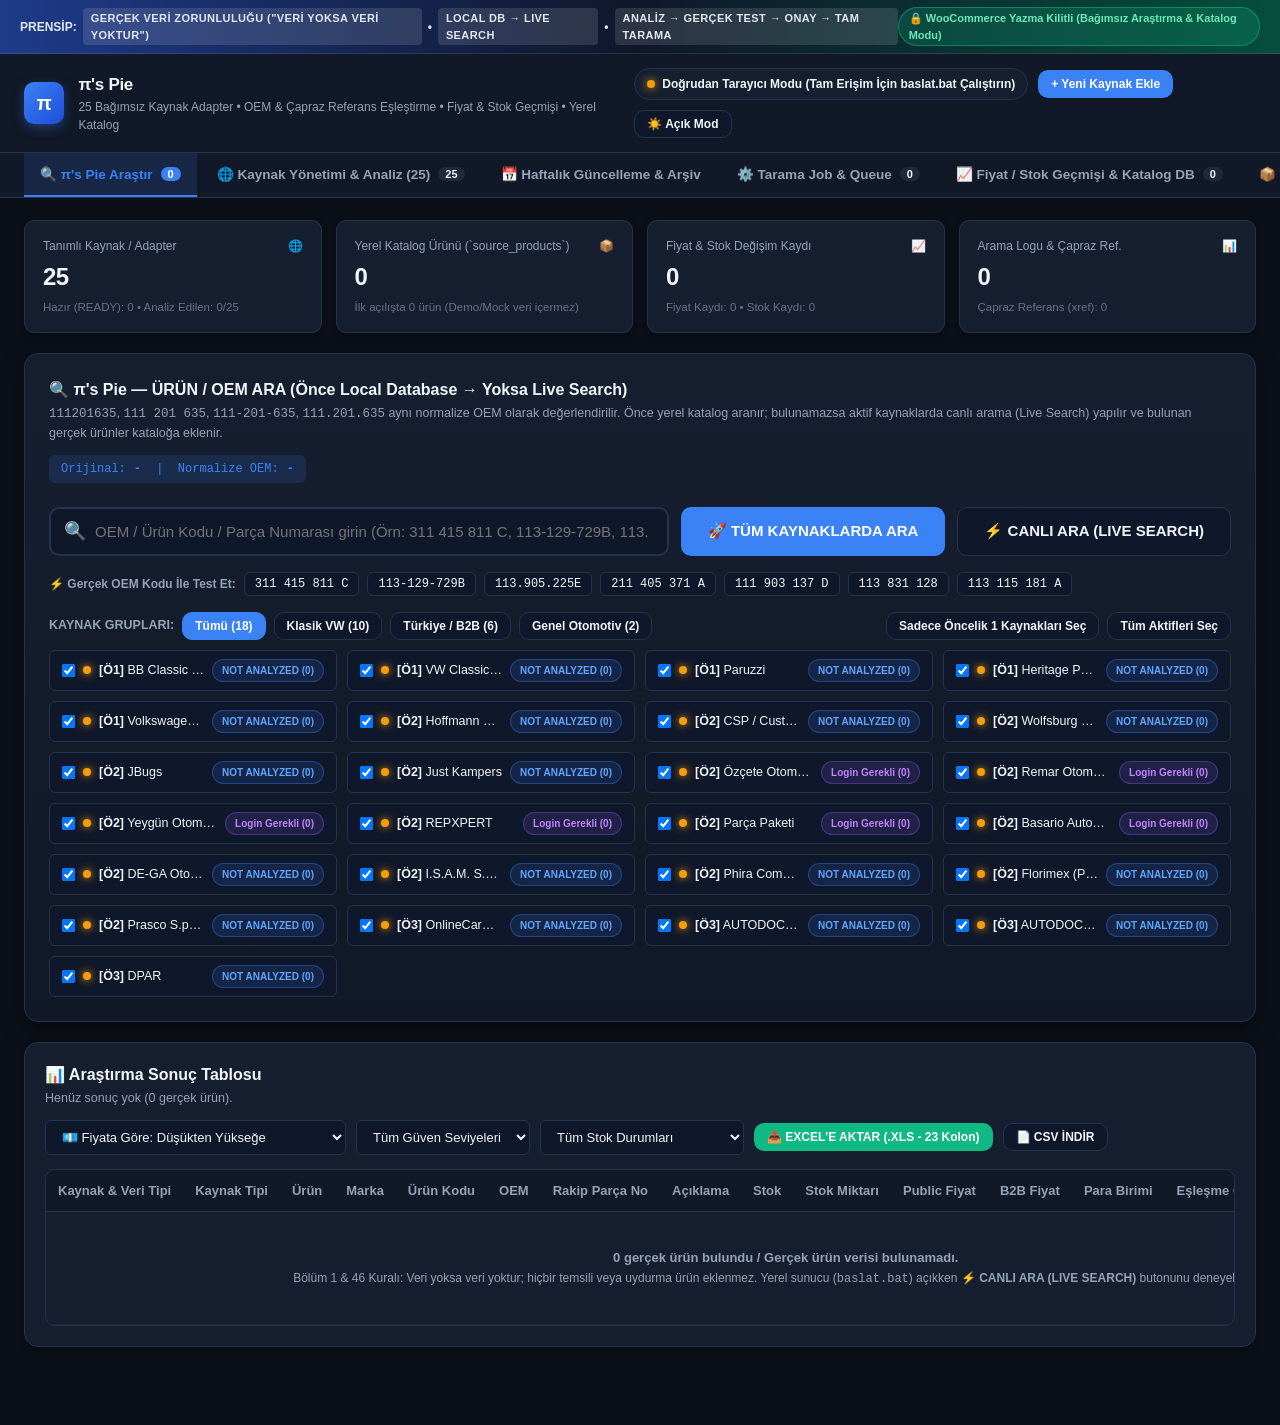
<file: rakip-arastirma/index.html>
<!DOCTYPE html>
<html lang="tr">
<head>
  <meta charset="UTF-8" />
  <meta name="viewport" content="width=device-width, initial-scale=1.0" />
  <title>π's Pie — Yedek Parça Araştırma + B2B Kaynak Analiz Sistemi</title>
  <link rel="stylesheet" href="css/style.css" />
</head>
<body>

  <!-- Üst Kural & Faz Politikası Bandı (Bölüm 1, 42, 50, 53) -->
  <div class="phase-banner">
    <div class="workflow-pills">
      <span>PRENSİP:</span>
      <span class="workflow-step">GERÇEK VERİ ZORUNLULUĞU ("VERİ YOKSA VERİ YOKTUR")</span>
      <span>•</span>
      <span class="workflow-step">LOCAL DB → LIVE SEARCH</span>
      <span>•</span>
      <span class="workflow-step">ANALİZ → GERÇEK TEST → ONAY → TAM TARAMA</span>
    </div>
    <div class="woo-lock-badge" title="WooCommerce entegrasyonu bu aşamada yapılmamaktadır; mimari ileride entegre edilebilecek şekilde hazırdır.">
      🔒 WooCommerce Yazma Kilitli (Bağımsız Araştırma &amp; Katalog Modu)
    </div>
  </div>

  <!-- Uygulama Üst Başlığı -->
  <header class="app-header">
    <div class="brand-area">
      <div class="brand-logo">π</div>
      <div class="brand-title">
        <h1>π's Pie</h1>
        <p>25 Bağımsız Kaynak Adapter • OEM &amp; Çapraz Referans Eşleştirme • Fiyat &amp; Stok Geçmişi • Yerel Katalog</p>
      </div>
    </div>

    <div class="header-actions">
      <div class="backend-status-pill" title="Yerel sunucu (baslat.bat) durumu">
        <span id="backendStatusDot" class="status-dot green"></span>
        <span id="backendStatusText">Sunucu Kontrol Ediliyor...</span>
      </div>
      <button class="btn btn-primary btn-sm" id="btnOpenAddSourceModal">
        + Yeni Kaynak Ekle
      </button>
      <button class="btn btn-secondary btn-sm" id="btnToggleTheme">
        ☀️ Açık Mod
      </button>
    </div>
  </header>

  <!-- Sekme Navigasyonu -->
  <nav class="nav-bar">
    <button class="nav-tab active" data-tab="search">
      🔍 π's Pie Araştır <span class="tab-badge" id="badge-search-count">0</span>
    </button>
    <button class="nav-tab" data-tab="sources">
      🌐 Kaynak Yönetimi &amp; Analiz (25) <span class="tab-badge" id="badge-sources-count">25</span>
    </button>
    <button class="nav-tab" data-tab="weekly">
      📅 Haftalık Güncelleme &amp; Arşiv
    </button>
    <button class="nav-tab" data-tab="jobs">
      ⚙️ Tarama Job &amp; Queue <span class="tab-badge" id="badge-jobs-count">0</span>
    </button>
    <button class="nav-tab" data-tab="history">
      📈 Fiyat / Stok Geçmişi &amp; Katalog DB <span class="tab-badge" id="badge-db-count">0</span>
    </button>
    <button class="nav-tab" data-tab="bulk">
      📦 Toplu OEM &amp; Gelecek Modüller
    </button>
  </nav>

  <!-- Ana İçerik Alanı -->
  <main class="main-container">

    <!-- Üst KPI Özeti (Gerçek Veritabanı Sayaçları - İlk Açılışta 0 Ürün) -->
    <div class="kpi-grid">
      <div class="kpi-card">
        <div class="kpi-label"><span>Tanımlı Kaynak / Adapter</span> <span>🌐</span></div>
        <div class="kpi-value" id="kpi-total-sources">18</div>
        <div class="kpi-sub" id="kpi-sources-sub">Hazır (READY): 0 • Analiz Bekleyen: 18</div>
      </div>
      <div class="kpi-card">
        <div class="kpi-label"><span>Yerel Katalog Ürünü (`source_products`)</span> <span>📦</span></div>
        <div class="kpi-value" id="kpi-total-products">0</div>
        <div class="kpi-sub">İlk açılışta 0 ürün (Demo/Mock veri içermez)</div>
      </div>
      <div class="kpi-card">
        <div class="kpi-label"><span>Fiyat &amp; Stok Değişim Kaydı</span> <span>📈</span></div>
        <div class="kpi-value" id="kpi-total-history">0</div>
        <div class="kpi-sub" id="kpi-history-sub">Fiyat Kaydı: 0 • Stok Kaydı: 0</div>
      </div>
      <div class="kpi-card">
        <div class="kpi-label"><span>Arama Logu &amp; Çapraz Ref.</span> <span>📊</span></div>
        <div class="kpi-value" id="kpi-total-searches">0</div>
        <div class="kpi-sub" id="kpi-xref-sub">Çapraz Referans (xref): 0</div>
      </div>
    </div>

    <!-- =================================================================== -->
    <!-- SEKME 1: ANA ARAMA EKRANI - "VW YEDEK PARÇA ARAŞTIR" (Bölüm 8,9,10,28-34) -->
    <!-- =================================================================== -->
    <section class="tab-pane active" id="tab-search">

      <div class="search-hero">
        <div class="panel-header" style="margin-bottom:10px;">
          <div>
            <div class="panel-title">🔍 π's Pie — ÜRÜN / OEM ARA (Önce Local Database → Yoksa Live Search)</div>
            <div class="panel-subtitle">
              <code>111201635</code>, <code>111 201 635</code>, <code>111-201-635</code>, <code>111.201.635</code> aynı normalize OEM olarak değerlendirilir. Önce yerel katalog aranır; bulunamazsa aktif kaynaklarda canlı arama (Live Search) yapılır ve bulunan gerçek ürünler kataloğa eklenir.
            </div>
          </div>
          <div id="normalizedOemPreview" class="normalized-preview">
            Orijinal: <b>-</b> &nbsp;|&nbsp; Normalize OEM: <b>-</b>
          </div>
        </div>

        <div class="search-input-row">
          <div class="search-box-wrap">
            <span class="search-icon">🔍</span>
            <input
              type="text"
              id="mainSearchInput"
              placeholder="OEM / Ürün Kodu / Parça Numarası girin (Örn: 311 415 811 C, 113-129-729B, 113.905.225E, 211405371A, 111903137D)..."
              autocomplete="off"
            />
          </div>
          <button class="btn btn-primary btn-lg" id="btnSearchAllSources">
            🚀 TÜM KAYNAKLARDA ARA
          </button>
          <button class="btn btn-secondary btn-lg" id="btnForceLiveSearch" title="Yerel katalogda olsa bile seçili aktif kaynaklarda canlı arama yapar">
            ⚡ CANLI ARA (LIVE SEARCH)
          </button>
        </div>

        <!-- Hızlı Gerçek OEM Arama Örnekleri -->
        <div class="quick-oem-chips">
          <span class="chip-label">⚡ Gerçek OEM Kodu İle Test Et:</span>
          <button class="oem-chip" data-query="311 415 811 C">311 415 811 C</button>
          <button class="oem-chip" data-query="113-129-729B">113-129-729B</button>
          <button class="oem-chip" data-query="113.905.225E">113.905.225E</button>
          <button class="oem-chip" data-query="211 405 371 A">211 405 371 A</button>
          <button class="oem-chip" data-query="111 903 137 D">111 903 137 D</button>
          <button class="oem-chip" data-query="113 831 128">113 831 128</button>
          <button class="oem-chip" data-query="113 115 181 A">113 115 181 A</button>
        </div>

        <!-- Kaynak Grup Filtreleri (Bölüm 28) -->
        <div style="display:flex;align-items:center;justify-content:space-between;flex-wrap:wrap;gap:10px;margin:12px 0 8px 0;">
          <div style="display:flex;align-items:center;gap:8px;flex-wrap:wrap;">
            <span style="font-size:12.5px;font-weight:700;color:var(--text-secondary);">KAYNAK GRUPLARI:</span>
            <button class="btn btn-secondary btn-sm src-group-filter-btn active" data-group="ALL">Tümü (18)</button>
            <button class="btn btn-secondary btn-sm src-group-filter-btn" data-group="Klasik VW">Klasik VW (10)</button>
            <button class="btn btn-secondary btn-sm src-group-filter-btn" data-group="Türkiye / B2B">Türkiye / B2B (6)</button>
            <button class="btn btn-secondary btn-sm src-group-filter-btn" data-group="Genel Otomotiv">Genel Otomotiv (2)</button>
          </div>
          <div style="display:flex;gap:8px;">
            <button class="btn btn-secondary btn-sm" id="btnSelectPriority1Sources">Sadece Öncelik 1 Kaynakları Seç</button>
            <button class="btn btn-secondary btn-sm" id="btnSelectAllActiveSources">Tüm Aktifleri Seç</button>
          </div>
        </div>

        <div class="source-selector-grid" id="searchSourceCheckboxes"></div>
      </div>

      <!-- Arama Kaynak Durumu & B2B Manuel Giriş / Doğrulama Bildirimleri -->
      <div id="parallelExecutionStatus" class="panel" style="display:none;padding:12px 18px;margin-bottom:14px;"></div>
      <div id="interventionAlertsContainer"></div>

      <!-- Sonuç Tablosu (Bölüm 29, 32, 34, 40, 45) -->
      <div class="panel">
        <div class="table-toolbar">
          <div>
            <div class="panel-title">📊 Araştırma Sonuç Tablosu</div>
            <div class="panel-subtitle" id="searchResultSummaryText">
              Henüz arama yapılmadı. Yerel veritabanı başlangıçta boştur (0 ürün). Bir OEM numarası aratın veya "Kaynak Yönetimi &amp; Analiz" sekmesinden kaynak analizi ve gerçek test taraması başlatın.
            </div>
          </div>

          <div class="filter-group">
            <select id="resultSortSelect" class="form-select">
              <option value="price_asc">💶 Fiyata Göre: Düşükten Yükseğe</option>
              <option value="price_desc">💶 Fiyata Göre: Yüksekten Düşüğe</option>
              <option value="confidence">🎯 Eşleşme Güvenine Göre (Exact → Low)</option>
              <option value="priority">⭐ Kaynak Önceliğine Göre (Öncelik 1 → 3)</option>
            </select>

            <select id="resultConfidenceFilter" class="form-select">
              <option value="ALL">Tüm Güven Seviyeleri</option>
              <option value="Exact">Exact</option>
              <option value="High">High</option>
              <option value="Medium">Medium</option>
              <option value="Low">Low</option>
            </select>

            <select id="resultStockFilter" class="form-select">
              <option value="ALL">Tüm Stok Durumları</option>
              <option value="INSTOCK">Yalnızca Stokta (In Stock)</option>
              <option value="B2B_ONLY">Yalnızca B2B Fiyatı Olanlar</option>
            </select>

            <button class="btn btn-success btn-sm" id="btnExportSearchExcel">
              📥 EXCEL'E AKTAR (.XLS - 23 Kolon)
            </button>
            <button class="btn btn-secondary btn-sm" id="btnExportSearchCsv">
              📄 CSV İNDİR
            </button>
          </div>
        </div>

        <div class="table-wrapper">
          <table class="data-table">
            <thead>
              <tr>
                <th>Kaynak &amp; Veri Tipi</th>
                <th>Kaynak Tipi</th>
                <th>Ürün</th>
                <th>Marka</th>
                <th>Ürün Kodu</th>
                <th>OEM</th>
                <th>Rakip Parça No</th>
                <th>Açıklama</th>
                <th>Stok</th>
                <th>Stok Miktarı</th>
                <th>Public Fiyat</th>
                <th>B2B Fiyat</th>
                <th>Para Birimi</th>
                <th>Eşleşme Güveni</th>
                <th>Son Kontrol</th>
                <th>İşlem &amp; Ürün Linki</th>
              </tr>
            </thead>
            <tbody id="searchResultsTbody">
              <tr>
                <td colspan="16" style="text-align:center;padding:38px;color:var(--text-secondary);">
                  Veritabanında henüz ürün yok (0 kayıt). Arama kutusuna gerçek bir OEM (örn. <code>311 415 811 C</code>) yazıp <b>TÜM KAYNAKLARDA ARA</b> butonuna basın veya <b>Kaynak Yönetimi</b> sekmesinden gerçek test taraması başlatın.
                </td>
              </tr>
            </tbody>
          </table>
        </div>
      </div>
    </section>

    <!-- =================================================================== -->
    <!-- SEKME 2: KAYNAK YÖNETİMİ, KAYNAK ANALİZİ VE GERÇEK TEST TARAMASI -->
    <!-- (Bölüm 2, 3, 4, 5, 6, 7, 23, 26, 27, 46, 47, 49, 54) -->
    <!-- =================================================================== -->
    <section class="tab-pane" id="tab-sources">

      <div class="panel" style="margin-bottom:16px;">
        <div class="panel-header">
          <div>
            <div class="panel-title">🌐 Kaynak Yönetim Sistemi ve Zorunlu Kurulum Sırası (25 Bağımsız Adapter)</div>
            <div class="panel-subtitle">
              Zorunlu sıra: <b>1. Kaynağı Analiz Et</b> → <b>2. Ön Test (20 Ürün)</b> → <b>3. Tam Katalog Taraması (Tümü)</b>. Hiçbir aşamada temsili/demo ürün üretilmez.
            </div>
          </div>
          <div style="display:flex;gap:8px;flex-wrap:wrap;">
            <select id="sourcesGroupFilter" class="form-select">
              <option value="ALL">Tüm Gruplar (25 Kaynak)</option>
              <option value="Klasik VW">Klasik VW (10)</option>
              <option value="Türkiye / B2B">Türkiye / B2B (7)</option>
              <option value="Genel Otomotiv">Genel Otomotiv &amp; Üretici (8)</option>
            </select>
            <button class="btn btn-primary btn-sm" onclick="document.getElementById('btnOpenAddSourceModal').click()">
              + Yeni Kaynak Ekle
            </button>
          </div>
        </div>

        <div class="table-wrapper">
          <table class="data-table">
            <thead>
              <tr>
                <th>Öncelik</th>
                <th>Kaynak Adı &amp; URL</th>
                <th>Grup &amp; Kaynak Tipi</th>
                <th>Public / B2B</th>
                <th>Aktif / Pasif</th>
                <th>Login Durumu</th>
                <th>Adapter &amp; Durumu</th>
                <th>Ürün Sayısı</th>
                <th>Son Analiz / Son Tarama / Son Hata</th>
                <th>İşlemler (Analiz → Gerçek Test → Tam Tarama)</th>
              </tr>
            </thead>
            <tbody id="sourcesTableTbody"></tbody>
          </table>
        </div>
      </div>

      <!-- Seçili Kaynak Analiz Raporu ve Gerçek Test Taraması Sonuç Ekranı (Bölüm 5, 6, 27, 47) -->
      <div id="sourceInspectionWorkspace" class="panel" style="display:none;">
        <div class="panel-header">
          <div>
            <div class="panel-title" id="inspSourceTitle">🔬 Kaynak Analiz Raporu &amp; Gerçek Test Taraması</div>
            <div class="panel-subtitle" id="inspSourceSubtitle"></div>
          </div>
          <div id="inspPostTestActions" style="display:flex;gap:8px;flex-wrap:wrap;"></div>
        </div>

        <div id="inspReportGrid" style="display:grid;grid-template-columns:repeat(auto-fit,minmax(320px,1fr));gap:16px;margin-bottom:16px;"></div>

        <!-- Gerçek Test Taramasından Gelen Ürünlerin Tablosu -->
        <div id="inspTestProductsSection" style="display:none;">
          <div style="display:flex;justify-content:space-between;align-items:center;margin-bottom:10px;flex-wrap:wrap;gap:8px;">
            <div style="font-weight:700;font-size:14px;" id="inspTestProductsHeader">Gerçek Test Taraması Ürünleri</div>
            <button class="btn btn-success btn-sm" id="btnExportTestScanExcel">📥 Test Ürünlerini Excel'e Aktar</button>
          </div>
          <div class="table-wrapper">
            <table class="data-table">
              <thead>
                <tr>
                  <th>#</th>
                  <th>Source Product ID</th>
                  <th>Ürün Adı</th>
                  <th>Marka</th>
                  <th>Ürün Kodu</th>
                  <th>OEM / Normalize OEM</th>
                  <th>Fiyat</th>
                  <th>Stok Durumu</th>
                  <th>Stok Miktarı</th>
                  <th>Gerçek Ürün URL</th>
                </tr>
              </thead>
              <tbody id="inspTestProductsTbody"></tbody>
            </table>
          </div>
        </div>
      </div>

    </section>

    <!-- =================================================================== -->
    <!-- SEKME 3: HAFTALIK GÜNCELLEME & ARŞİV YÖNETİMİ (Bölüm 16, 17, 18, 20) -->
    <!-- =================================================================== -->
    <section class="tab-pane" id="tab-weekly">
      <div class="panel" style="margin-bottom:16px;">
        <div class="panel-header">
          <div>
            <div class="panel-title">📅 Haftalık Katalog Güncellemesi (Manuel Onaylı — Otomatik Başlamaz)</div>
            <div class="panel-subtitle">
              Bölüm 16 Kuralı: Sistem otomatik olarak tarama başlatmaz. Kapsamı ve kaynakları seçip <b>"Güncellemeyi Başlat"</b> butonuna bastığınızda çalışır.
            </div>
          </div>
          <span class="badge badge-green" style="font-size:13px;padding:6px 12px;">🔔 Haftalık katalog güncellemesi hazır.</span>
        </div>

        <div class="kpi-grid" style="margin-bottom:16px;">
          <div class="kpi-card">
            <div class="kpi-label">Aktif Kaynak</div>
            <div class="kpi-value" id="wkActiveSourcesCount">0</div>
          </div>
          <div class="kpi-card">
            <div class="kpi-label">Mevcut Katalog Ürünü</div>
            <div class="kpi-value" id="wkCatalogProductsCount">0</div>
          </div>
          <div class="kpi-card">
            <div class="kpi-label">Tahmini Değişiklik Kontrolü</div>
            <div class="kpi-value" id="wkEstimatedCheckCount">0 ürün</div>
          </div>
          <div class="kpi-card">
            <div class="kpi-label">Tahmini Süre</div>
            <div class="kpi-value" id="wkEstimatedDuration">0 dk</div>
          </div>
        </div>

        <div style="display:grid;grid-template-columns:repeat(auto-fit,minmax(300px,1fr));gap:18px;margin-bottom:18px;">
          <!-- Güncelleme Kapsamı (Bölüm 17) -->
          <div style="background:var(--bg-secondary);padding:16px;border-radius:10px;border:1px solid var(--border-color);">
            <div style="font-weight:700;margin-bottom:10px;">1. Güncelleme Kapsamı Seçimi (Bölüm 17)</div>
            <div style="display:grid;gap:8px;font-size:13px;">
              <label><input type="checkbox" id="wkScopePrices" checked /> Fiyatları güncelle (`product_prices`)</label>
              <label><input type="checkbox" id="wkScopeStocks" checked /> Stokları güncelle (`product_stock_history`)</label>
              <label><input type="checkbox" id="wkScopeNewProducts" checked /> Yeni ürünleri ara</label>
              <label><input type="checkbox" id="wkScopeProductInfo" /> Ürün bilgilerini güncelle</label>
              <label><input type="checkbox" id="wkScopeDescriptions" /> Açıklamaları güncelle</label>
              <label><input type="checkbox" id="wkScopeImages" /> Görselleri güncelle</label>
            </div>
          </div>

          <!-- Kaynak Seçimi (Bölüm 18) -->
          <div style="background:var(--bg-secondary);padding:16px;border-radius:10px;border:1px solid var(--border-color);">
            <div style="font-weight:700;margin-bottom:10px;">2. Güncellenecek Kaynak Seçimi (Bölüm 18)</div>
            <div id="weeklySourcesCheckList" style="display:grid;grid-template-columns:repeat(auto-fill,minmax(180px,1fr));gap:8px;font-size:12.5px;max-height:190px;overflow-y:auto;"></div>
          </div>
        </div>

        <div style="display:flex;justify-content:space-between;align-items:center;flex-wrap:wrap;gap:12px;">
          <div id="weeklyUpdateStatusText" style="font-size:13px;color:var(--text-secondary);">
            Kullanıcı "Güncellemeyi Başlat" butonuna basmadan hiçbir tarama başlamaz.
          </div>
          <button class="btn btn-primary btn-lg" id="btnStartWeeklyUpdate">
            🚀 Güncellemeyi Başlat
          </button>
        </div>
      </div>

      <!-- Bölüm 20: Arşivleme (180 Gün Görülmeyen Ürünler) -->
      <div class="panel">
        <div class="panel-header">
          <div>
            <div class="panel-title">🗄️ Arşivlenen Ürünler (Bölüm 20 — 180 Gün Görülmeyenler Silinmez, Archived İşaretlenir)</div>
            <div class="panel-subtitle">
              Uzun süre (180+ gün) kaynakta görülmeyen ürünler veritabanından fiziksel olarak silinmez; <code>Archived</code> olarak işaretlenir.
            </div>
          </div>
          <button class="btn btn-secondary btn-sm" id="btnRunArchiveCheck">🔄 180 Gün Arşiv Kontrolü Çalıştır</button>
        </div>
        <div class="table-wrapper">
          <table class="data-table">
            <thead>
              <tr>
                <th>Kaynak</th>
                <th>Source Product ID</th>
                <th>Ürün Adı</th>
                <th>OEM</th>
                <th>İlk Görülme (First Seen)</th>
                <th>Son Görülme (Last Seen)</th>
                <th>Durum</th>
              </tr>
            </thead>
            <tbody id="archivedProductsTbody"></tbody>
          </table>
        </div>
      </div>
    </section>

    <!-- =================================================================== -->
    <!-- SEKME 4: TARAMA JOB & QUEUE SİSTEMİ (Bölüm 21, 35, 48) -->
    <!-- =================================================================== -->
    <section class="tab-pane" id="tab-jobs">
      <div class="panel" style="margin-bottom:16px;">
        <div class="panel-header">
          <div>
            <div class="panel-title">⚙️ Tarama Job &amp; Queue Yönetimi (`scan_jobs` &amp; `scan_job_items`)</div>
            <div class="panel-subtitle">
              Durumlar: <code>Pending</code>, <code>Running</code>, <code>Paused</code>, <code>Completed</code>, <code>Failed</code>, <code>Cancelled</code>. Kullanıcı: Başlat, Duraklat, Devam Et, İptal Et.
            </div>
          </div>
        </div>
        <div id="scanJobsContainer"></div>
      </div>

      <!-- Kaynak Bazlı Hata Logları (Bölüm 35) -->
      <div class="panel">
        <div class="panel-header">
          <div>
            <div class="panel-title">⚠️ Kaynak Bazlı Hata Logları (Bölüm 35)</div>
            <div class="panel-subtitle">Bir kaynak hata verdiğinde diğer kaynaklar durmaz; hata tarih, kaynak, URL ve mesaj ile loglanır.</div>
          </div>
        </div>
        <div class="table-wrapper">
          <table class="data-table">
            <thead>
              <tr>
                <th>Tarih</th>
                <th>Kaynak</th>
                <th>URL</th>
                <th>Hata Kodu</th>
                <th>Hata Mesajı</th>
              </tr>
            </thead>
            <tbody id="sourceErrorsTbody"></tbody>
          </table>
        </div>
      </div>
    </section>

    <!-- =================================================================== -->
    <!-- SEKME 5: FİYAT / STOK GEÇMİŞİ & YEREL KATALOG DB (Bölüm 12-15, 30, 33) -->
    <!-- =================================================================== -->
    <section class="tab-pane" id="tab-history">
      <div class="panel" style="margin-bottom:16px;">
        <div class="panel-header">
          <div>
            <div class="panel-title">🗄️ Yerel Katalog Veritabanı (`source_products`) &amp; Provenance Kayıtları</div>
            <div class="panel-subtitle">
              Ürün sabit verisi ile değişken fiyat (`product_prices`) ve stok (`product_stock_history`) verileri ayrı tablolarda tutulur.
            </div>
          </div>
          <div style="display:flex;gap:8px;flex-wrap:wrap;align-items:center;">
            <div id="diskStorageStatusBadge" class="backend-status-pill" style="font-size:12px;padding:4px 10px;background:var(--bg-card);border:1px solid var(--border-color);border-radius:6px;" title="Taranan ve kaydedilen ürünlerin sunucu diskindeki kalıcı depolama durumu">
              💾 Diske Kayıtlı: <b>data/catalog-db.json</b> (0 Ürün)
            </div>
            <button class="btn btn-primary btn-sm" onclick="window.App.saveToDiskNow()" title="Veritabanını derhal sunucu diskine kaydet">💾 Diske Kaydet</button>
            <button class="btn btn-success btn-sm" id="btnExportCatalogExcel">📥 Tüm Kataloğu Excel'e Aktar</button>
            <button class="btn btn-secondary btn-sm" onclick="window.App.exportFullDatabaseJson()">💾 JSON Yedek İndir</button>
            <button class="btn btn-danger btn-sm" onclick="window.App.resetDatabaseToDefault()">🗑️ Veritabanını Sıfırla (0 Ürün)</button>
          </div>
        </div>

        <div class="table-wrapper" style="max-height:320px;overflow-y:auto;">
          <table class="data-table">
            <thead>
              <tr>
                <th>Kaynak</th>
                <th>Source Product ID</th>
                <th>Ürün Adı</th>
                <th>Ürün Kodu</th>
                <th>OEM / Norm. OEM</th>
                <th>Güncel Fiyat</th>
                <th>Güncel Stok</th>
                <th>Veri Tipi</th>
                <th>First Seen</th>
                <th>Last Checked</th>
                <th>Arama Sayısı</th>
              </tr>
            </thead>
            <tbody id="catalogProductsTbody"></tbody>
          </table>
        </div>
      </div>

      <div style="display:grid;grid-template-columns:repeat(auto-fit,minmax(420px,1fr));gap:16px;margin-bottom:16px;">
        <!-- Fiyat Geçmişi Tablosu (Bölüm 14) -->
        <div class="panel">
          <div class="panel-header">
            <div>
              <div class="panel-title">💶 Fiyat Geçmişi (`product_prices` — Bölüm 14)</div>
              <div class="panel-subtitle">Aynı fiyat tekrar tekrar yazılmaz; yalnızca ilk kayıtta veya fiyat değiştiğinde yeni history satırı oluşur.</div>
            </div>
          </div>
          <div class="table-wrapper" style="max-height:260px;overflow-y:auto;">
            <table class="data-table">
              <thead>
                <tr>
                  <th>Tarih</th>
                  <th>Kaynak</th>
                  <th>Ürün</th>
                  <th>Public Fiyat</th>
                  <th>B2B Fiyat</th>
                  <th>Para Birimi</th>
                </tr>
              </thead>
              <tbody id="priceHistoryTbody"></tbody>
            </table>
          </div>
        </div>

        <!-- Stok Geçmişi Tablosu (Bölüm 15) -->
        <div class="panel">
          <div class="panel-header">
            <div>
              <div class="panel-title">📦 Stok Geçmişi (`product_stock_history` — Bölüm 15)</div>
              <div class="panel-subtitle">Yalnızca stok durumu veya gerçek stok miktarı değiştiğinde history kaydı oluşur.</div>
            </div>
          </div>
          <div class="table-wrapper" style="max-height:260px;overflow-y:auto;">
            <table class="data-table">
              <thead>
                <tr>
                  <th>Tarih</th>
                  <th>Kaynak</th>
                  <th>Ürün</th>
                  <th>Stok Durumu</th>
                  <th>Stok Miktarı</th>
                </tr>
              </thead>
              <tbody id="stockHistoryTbody"></tbody>
            </table>
          </div>
        </div>
      </div>

      <div style="display:grid;grid-template-columns:repeat(auto-fit,minmax(420px,1fr));gap:16px;">
        <!-- Arama Logu (Bölüm 33) -->
        <div class="panel">
          <div class="panel-header">
            <div>
              <div class="panel-title">🕒 Arama Logu (`search_logs` — Bölüm 33)</div>
              <div class="panel-subtitle">Aranan OEM, tarih, sorgulanan kaynaklar ve bulunan gerçek sonuç sayısı.</div>
            </div>
          </div>
          <div class="table-wrapper" style="max-height:240px;overflow-y:auto;">
            <table class="data-table">
              <thead>
                <tr>
                  <th>OEM / Sorgu</th>
                  <th>Normalize OEM</th>
                  <th>Arama Tarihi</th>
                  <th>Kaynaklar</th>
                  <th>Mod</th>
                  <th>Sonuç</th>
                </tr>
              </thead>
              <tbody id="dbSearchLogsTbody"></tbody>
            </table>
          </div>
        </div>

        <!-- Çapraz Referanslar (product_cross_references) -->
        <div class="panel">
          <div class="panel-header">
            <div>
              <div class="panel-title">🔗 Çapraz Referanslar (`product_cross_references`)</div>
              <div class="panel-subtitle">Gerçek ürünlerden çıkarılan OEM ↔ Üretici / Rakip parça numarası ilişkileri.</div>
            </div>
          </div>
          <div class="table-wrapper" style="max-height:240px;overflow-y:auto;">
            <table class="data-table">
              <thead>
                <tr>
                  <th>Kaynak</th>
                  <th>OEM</th>
                  <th>Normalize OEM</th>
                  <th>Alternatif / Rakip Kod</th>
                  <th>Marka</th>
                </tr>
              </thead>
              <tbody id="dbXrefTbody"></tbody>
            </table>
          </div>
        </div>
      </div>
    </section>

    <!-- =================================================================== -->
    <!-- SEKME 6: TOPLU OEM ARAŞTIRMASI & GELECEK MODÜLLER (Bölüm 42 & 43) -->
    <!-- =================================================================== -->
    <section class="tab-pane" id="tab-bulk">
      <div class="panel" style="margin-bottom:16px;">
        <div class="panel-header">
          <div>
            <div class="panel-title">📦 Toplu OEM Araştırması (CSV / Liste)</div>
            <div class="panel-subtitle">Her satıra bir OEM numarası girin veya CSV yükleyin. Önce yerel katalog taranır, eksik olanlar için canlı kaynaklar sorgulanır.</div>
          </div>
          <div style="display:flex;gap:8px;flex-wrap:wrap;">
            <input type="file" id="bulkOemFileInput" accept=".csv,.txt" style="display:none;" />
            <button class="btn btn-secondary btn-sm" onclick="document.getElementById('bulkOemFileInput').click()">📂 CSV / TXT Yükle</button>
            <button class="btn btn-primary btn-sm" id="btnRunBulkOemSearch">🚀 Toplu Araştırmayı Başlat</button>
            <button class="btn btn-success btn-sm" id="btnExportBulkExcel">📥 Sonuçları Excel'e Aktar</button>
          </div>
        </div>

        <textarea id="bulkOemTextarea" class="form-textarea" rows="5" placeholder="Her satıra bir OEM yazın (Örn:&#10;311 415 811 C&#10;113-129-729B&#10;113.905.225E)"></textarea>

        <div id="bulkProgressWrap" style="display:none;margin-top:12px;">
          <div style="font-size:12.5px;margin-bottom:4px;" id="bulkProgressText">Hazırlanıyor...</div>
          <div class="progress-bar-outer"><div class="progress-bar-inner" id="bulkProgressBar" style="width:0%"></div></div>
        </div>

        <div class="table-wrapper" style="margin-top:14px;">
          <table class="data-table">
            <thead>
              <tr>
                <th>Sorgulanan OEM</th>
                <th>Normalize OEM</th>
                <th>Kaynak</th>
                <th>Ürün Adı</th>
                <th>Marka</th>
                <th>Ürün Kodu</th>
                <th>Fiyat</th>
                <th>Stok</th>
                <th>Eşleşme Güveni</th>
              </tr>
            </thead>
            <tbody id="bulkResultsTbody"></tbody>
          </table>
        </div>
      </div>

      <!-- Bölüm 42 & 43: İleride WooCommerce & Fatura/OCR Hazırlık Mimarisi -->
      <div style="display:grid;grid-template-columns:repeat(auto-fit,minmax(360px,1fr));gap:16px;">
        <div class="panel">
          <div class="panel-title">🔌 İleride WooCommerce Entegrasyon Mimarisi (Bölüm 42 — Şu Aşamada Kapalı)</div>
          <p style="font-size:12.5px;color:var(--text-secondary);margin-top:6px;">
            Veritabanındaki <code>source_products</code>, <code>product_prices</code>, <code>product_stock_history</code> ve <code>product_cross_references</code> tabloları ileride WooCommerce REST API v3 alanlarına (SKU, Regular Price, Manage Stock, Meta: <code>_oem_number</code>, <code>_cross_references</code>) doğrudan eşlenecek şekilde tasarlanmıştır. Kullanıcı onayı olmadan WooCommerce'e hiçbir veri yazılmaz.
          </p>
        </div>
        <div class="panel">
          <div class="panel-title">📄 İleride Tedarikçi Faturası / OCR Modülü (Bölüm 43 — Modüler Yuva)</div>
          <p style="font-size:12.5px;color:var(--text-secondary);margin-top:6px;">
            Gelecek fazda tedarikçi faturası veya ürün fotoğrafından okunan <code>ürün kodu</code>, <code>OEM</code>, <code>marka</code>, <code>miktar</code> ve <code>fiyat</code> bilgileri doğrudan yazılmak yerine önce <b>"Önerilen ürün kayıtları"</b> olarak onaya sunulacaktır.
          </p>
        </div>
      </div>
    </section>

  </main>

  <!-- MODAL 1: + YENİ KAYNAK EKLE (Bölüm 26 & 37) -->
  <div class="modal-backdrop" id="addSourceModalBackdrop">
    <div class="modal-card">
      <div class="modal-header">
        <h3>+ Yeni Kaynak Ekle (Bölüm 26 &amp; 37)</h3>
        <button class="btn btn-secondary btn-sm" id="btnCloseAddSourceModal">✕ Kapat</button>
      </div>
      <div class="modal-body">
        <div class="form-grid">
          <div>
            <label class="form-label">Kaynak Adı *</label>
            <input type="text" id="nsName" class="form-input" placeholder="Örn: Klasik Parça B2B" />
          </div>
          <div>
            <label class="form-label">Grup</label>
            <select id="nsGroup" class="form-select" style="width:100%;">
              <option value="Klasik VW">Klasik VW</option>
              <option value="Türkiye / B2B">Türkiye / B2B</option>
              <option value="Genel Otomotiv">Genel Otomotiv</option>
            </select>
          </div>
          <div>
            <label class="form-label">Kaynak Tipi &amp; Public/B2B</label>
            <select id="nsType" class="form-select" style="width:100%;">
              <option value="Public Web">Public Web (Açık Web)</option>
              <option value="B2B / Login Required">B2B / Login Required</option>
              <option value="Public / Catalog / OEM Reference">Public / Catalog / OEM Reference</option>
            </select>
          </div>
          <div>
            <label class="form-label">Öncelik</label>
            <select id="nsPriority" class="form-select" style="width:100%;">
              <option value="1">Öncelik 1 (Yüksek)</option>
              <option value="2" selected>Öncelik 2 (Normal)</option>
              <option value="3">Öncelik 3 (Düşük)</option>
            </select>
          </div>
          <div>
            <label class="form-label">Ana URL *</label>
            <input type="url" id="nsBaseUrl" class="form-input" placeholder="https://..." />
          </div>
          <div>
            <label class="form-label">Login URL (B2B ise)</label>
            <input type="url" id="nsLoginUrl" class="form-input" placeholder="https://.../login" />
          </div>
          <div>
            <label class="form-label">Kategori URL</label>
            <input type="url" id="nsCategoryUrl" class="form-input" placeholder="https://.../kategori" />
          </div>
          <div>
            <label class="form-label">Ürün URL Şablonu</label>
            <input type="url" id="nsProductUrl" class="form-input" placeholder="https://.../urun/" />
          </div>
        </div>
        <div style="margin-top:10px;">
          <label class="form-label">Notlar</label>
          <input type="text" id="nsNotes" class="form-input" placeholder="Adapter ve site yapısı notları..." />
        </div>
        <div style="margin-top:14px;display:flex;justify-content:flex-end;gap:10px;">
          <button class="btn btn-primary" id="btnSaveAndAnalyzeNewSource">Kaynağı Ekle &amp; Kaynak Analizine Geç</button>
        </div>
      </div>
    </div>
  </div>

  <!-- MODAL 2: B2B GÜVENLİ GİRİŞ / YETKİLİ TARAYICI OTURUMU (Bölüm 23, 24, 25, 44) -->
  <div class="modal-backdrop" id="b2bAuthModalBackdrop">
    <div class="modal-card">
      <div class="modal-header">
        <h3 id="b2bModalTitle">🔐 B2B Kaynak Girişi &amp; Oturum Doğrulama</h3>
        <button class="btn btn-secondary btn-sm" id="btnCloseB2bAuthModal">✕ Kapat</button>
      </div>
      <div class="modal-body">
        <input type="hidden" id="b2bModalSourceId" />
        <p style="font-size:12.5px;color:var(--text-secondary);margin-bottom:12px;">
          <b>Güvenlik Kuralı (Bölüm 23-25 &amp; 44):</b> Şifreler açık metin olarak saklanmaz, loglara veya Excel'e kesinlikle aktarılmaz. SMS OTP / CAPTCHA / Cloudflare / Angular JWT korumalı portallarda tarayıcınızda giriş yaptıktan sonra <b>Oturum Cookie veya Bearer Token</b> bilgisini aşağıya yapıştırarak doğrudan yetkili oturum bağlayabilirsiniz.
        </p>
        <div class="form-grid">
          <div>
            <label class="form-label">Müşteri / Bayi Kodu (Basario, Özçete vb. için)</label>
            <input type="text" id="b2bCustomerCode" class="form-input" placeholder="Örn: 120.01.001 (Opsiyonel)" autocomplete="off" />
          </div>
          <div>
            <label class="form-label">Kullanıcı Kodu / E-Posta *</label>
            <input type="text" id="b2bUsername" class="form-input" placeholder="Kullanıcı adı veya e-posta" autocomplete="off" />
          </div>
          <div>
            <label class="form-label">Şifre / Parola</label>
            <input type="password" id="b2bPassword" class="form-input" placeholder="••••••••" autocomplete="off" />
          </div>
          <div>
            <label class="form-label">Görsel Doğrulama / Captcha Kodu (Varsa)</label>
            <input type="text" id="b2bCaptcha" class="form-input" placeholder="Varsa Captcha kodu" autocomplete="off" />
          </div>
        </div>
        <div style="margin-top:10px;">
          <label class="form-label">Tarayıcı Oturum Cookie veya Bearer Token (CAPTCHA / WAF / PWA Korumalı Siteler İçin Önerilen)</label>
          <input type="text" id="b2bSessionCookie" class="form-input" placeholder="Tarayıcıda giriş yaptıktan sonra F12 -> Console'da document.cookie çıktısını veya Bearer Token'ı yapıştırın" autocomplete="off" />
        </div>
        <div id="b2bAuthStatusBox" style="display:none;margin-top:10px;padding:10px;border-radius:8px;font-size:12px;border:1px solid var(--border-color);background:var(--bg-secondary);"></div>
        <div style="margin-top:14px;display:flex;justify-content:space-between;flex-wrap:wrap;gap:10px;">
          <a href="#" target="_blank" rel="noopener" id="b2bOpenLoginPageLink" class="btn btn-secondary btn-sm">
            🌐 Sitenin Login Sayfasını Tarayıcıda Aç (Manuel / OTP Giriş)
          </a>
          <button class="btn btn-success" id="btnConfirmB2bLogin">
            ✓ Sunucuda Doğrula &amp; Oturumu Aktifleştir
          </button>
        </div>
      </div>
    </div>
  </div>

  <!-- MODAL 3: ÜRÜN PROVENANCE & TEKNİK DETAYLAR (Bölüm 41 & 45) -->
  <div class="modal-backdrop" id="productDetailModalBackdrop">
    <div class="modal-card">
      <div class="modal-header">
        <h3 id="prodDetailModalTitle">🔍 Ürün Provenance &amp; Teknik Detaylar</h3>
        <button class="btn btn-secondary btn-sm" id="btnCloseProdDetailModal">✕ Kapat</button>
      </div>
      <div class="modal-body" id="prodDetailModalBody"></div>
    </div>
  </div>

  <script src="js/live-products-data.js?v=4.1"></script>
  <script src="js/oem-engine.js?v=4.1"></script>
  <script src="js/db-seed.js?v=4.1"></script>
  <script src="js/connectors.js?v=4.1"></script>
  <script src="js/excel-export.js?v=4.1"></script>
  <script src="js/app.js?v=4.1"></script>
</body>
</html>
</file>
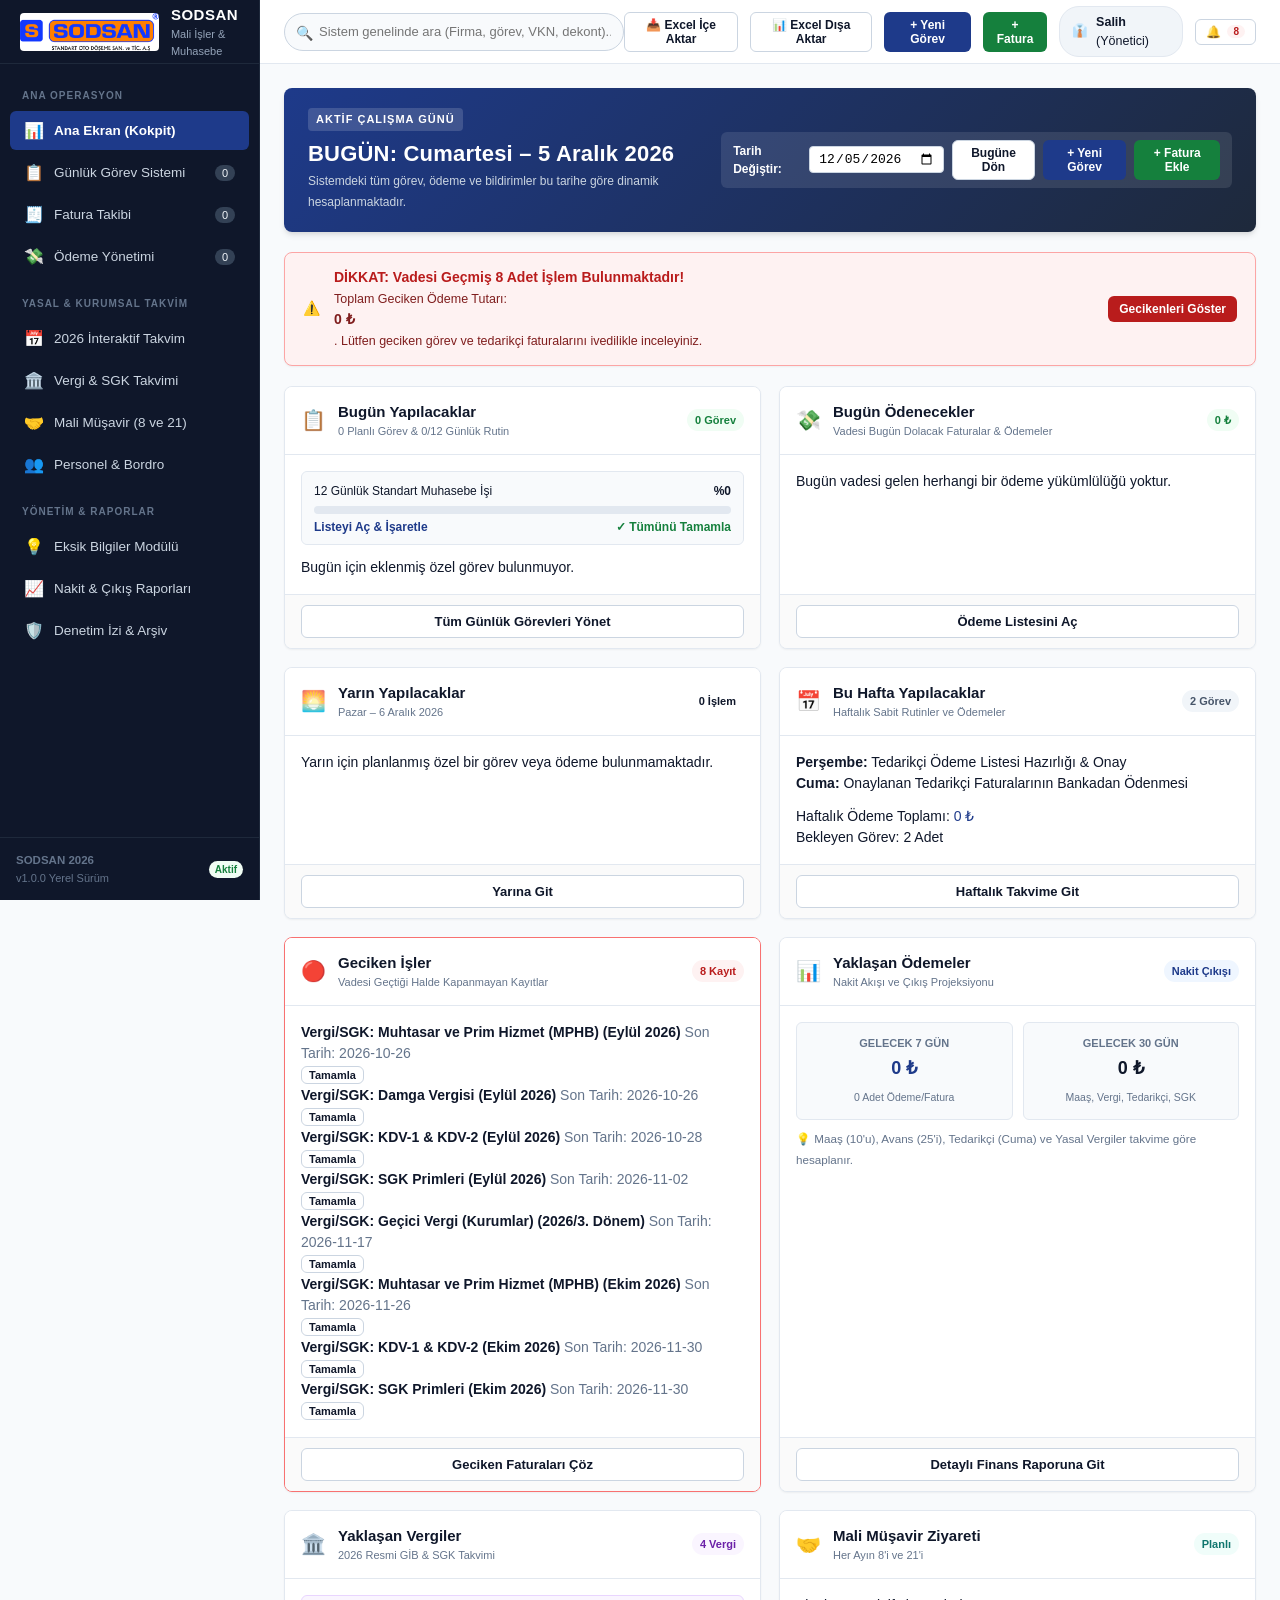
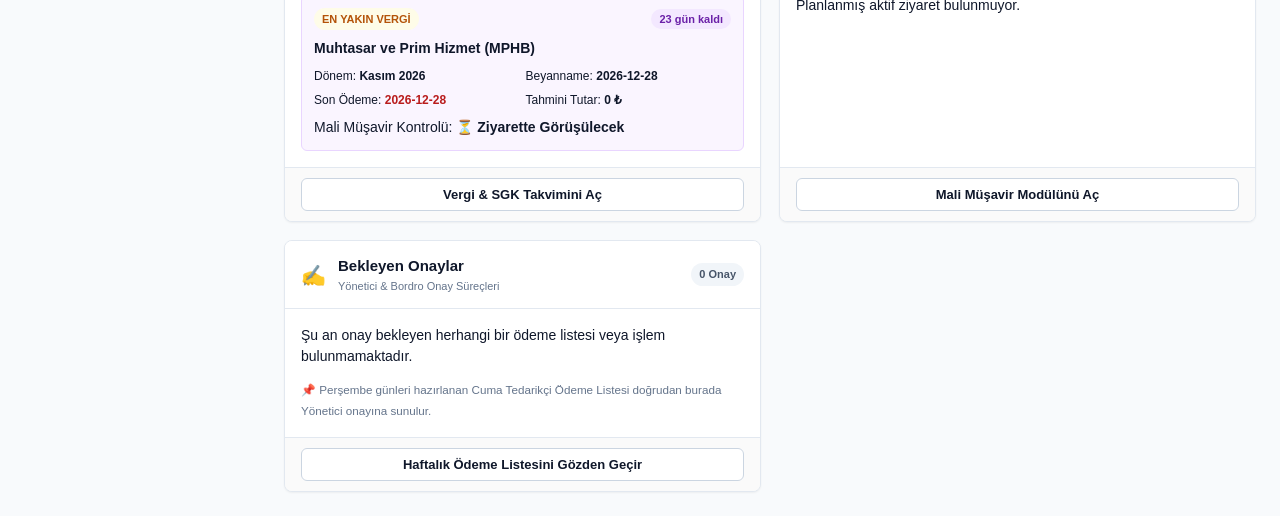
<file: sodsan-mali-takvim/index.html>
<!DOCTYPE html>
<html lang="tr">
<head>
    <meta charset="UTF-8">
    <meta name="viewport" content="width=device-width, initial-scale=1.0">
    <title>SODSAN Mali İşler ve Muhasebe Takip Sistemi</title>
    <link rel="stylesheet" href="css/style.css">
    <link rel="icon" type="image/png" href="assets/sodsan-logo.png">
</head>
<body>

    <div class="app-container">
        
        <!-- SOL YAN MENÜ (SIDEBAR) -->
        <aside class="app-sidebar">
            <div class="sidebar-header">
                <img src="assets/sodsan-logo.png" alt="SODSAN Logo" class="brand-logo-img" onerror="this.style.display='none'">
                <div class="brand-text">
                    <h1>SODSAN</h1>
                    <span>Mali İşler & Muhasebe</span>
                </div>
            </div>

            <nav class="sidebar-nav">
                <div class="nav-section-title">ANA OPERASYON</div>
                
                <button class="nav-tab active" data-tab="dashboard" onclick="App.switchTab('dashboard')">
                    <span class="nav-icon">📊</span>
                    <span>Ana Ekran (Kokpit)</span>
                </button>

                <button class="nav-tab" data-tab="tasks" onclick="App.switchTab('tasks')">
                    <span class="nav-icon">📋</span>
                    <span>Günlük Görev Sistemi</span>
                    <span class="nav-count" id="cntTasks">0</span>
                </button>

                <button class="nav-tab" data-tab="invoices" onclick="App.switchTab('invoices')">
                    <span class="nav-icon">🧾</span>
                    <span>Fatura Takibi</span>
                    <span class="nav-count" id="cntInvoices">0</span>
                </button>

                <button class="nav-tab" data-tab="payments" onclick="App.switchTab('payments')">
                    <span class="nav-icon">💸</span>
                    <span>Ödeme Yönetimi</span>
                    <span class="nav-count" id="cntPayments">0</span>
                </button>

                <div class="nav-section-title mt-3">YASAL & KURUMSAL TAKVİM</div>

                <button class="nav-tab" data-tab="calendar" onclick="App.switchTab('calendar')">
                    <span class="nav-icon">📅</span>
                    <span>2026 İnteraktif Takvim</span>
                </button>

                <button class="nav-tab" data-tab="taxes" onclick="App.switchTab('taxes')">
                    <span class="nav-icon">🏛️</span>
                    <span>Vergi & SGK Takvimi</span>
                </button>

                <button class="nav-tab" data-tab="advisor" onclick="App.switchTab('advisor')">
                    <span class="nav-icon">🤝</span>
                    <span>Mali Müşavir (8 ve 21)</span>
                </button>

                <button class="nav-tab" data-tab="payroll" onclick="App.switchTab('payroll')">
                    <span class="nav-icon">👥</span>
                    <span>Personel & Bordro</span>
                </button>

                <div class="nav-section-title mt-3">YÖNETİM & RAPORLAR</div>

                <button class="nav-tab" data-tab="missing_info" onclick="App.switchTab('missing_info')">
                    <span class="nav-icon">💡</span>
                    <span>Eksik Bilgiler Modülü</span>
                </button>

                <button class="nav-tab" data-tab="reports" onclick="App.switchTab('reports')">
                    <span class="nav-icon">📈</span>
                    <span>Nakit & Çıkış Raporları</span>
                </button>

                <button class="nav-tab" data-tab="security" onclick="App.switchTab('security')">
                    <span class="nav-icon">🛡️</span>
                    <span>Denetim İzi & Arşiv</span>
                </button>
            </nav>

            <div class="sidebar-footer">
                <div>
                    <strong>SODSAN 2026</strong>
                    <div class="text-xs">v1.0.0 Yerel Sürüm</div>
                </div>
                <span class="badge badge-success badge-xs">Aktif</span>
            </div>
        </aside>

        <!-- SAĞ ANA ALAN -->
        <main class="app-main">
            
            <!-- ÜST BAR (HEADER) -->
            <header class="app-header">
                <div class="header-left">
                    <div class="global-search-box">
                        <span class="search-icon-inside">🔍</span>
                        <input type="text" id="globalSearchInput" placeholder="Sistem genelinde ara (Firma, görev, VKN, dekont)...">
                        <div id="searchResultsDropdown" class="search-results-dropdown" style="display: none;"></div>
                    </div>
                </div>

                <div class="header-right">
                    <button class="btn btn-outline btn-sm" onclick="App.openExcelImportModal()" title="Excel dosyasını sisteme yükle">
                        📥 Excel İçe Aktar
                    </button>
                    <button class="btn btn-outline btn-sm" onclick="ExcelService.exportFullWorkbook()" title="Tüm takvim ve kayıtları Excel olarak indir">
                        📊 Excel Dışa Aktar
                    </button>
                    <button class="btn btn-primary btn-sm" onclick="App.openQuickTaskModal()">
                        + Yeni Görev
                    </button>
                    <button class="btn btn-success btn-sm" onclick="App.openQuickInvoiceModal()">
                        + Fatura
                    </button>

                    <div class="header-user-badge" onclick="App.switchTab('security')">
                        <span id="headerUserAvatar">👔</span>
                        <span id="headerUserName"><strong>Salih</strong> (Yönetici)</span>
                    </div>

                    <button class="btn btn-outline btn-sm relative" onclick="App.switchTab('dashboard')" title="Bildirimler">
                        🔔
                        <span class="badge badge-danger badge-xs" id="notificationBellBadge" style="display: none;">0</span>
                    </button>
                </div>
            </header>

            <!-- İÇERİK BÖLÜMÜ (VIEWS) -->
            <div class="content-body">
                <div id="dashboardView" class="view-container"></div>
                <div id="tasksView" class="view-container" style="display: none;"></div>
                <div id="invoicesView" class="view-container" style="display: none;"></div>
                <div id="paymentsView" class="view-container" style="display: none;"></div>
                <div id="taxesView" class="view-container" style="display: none;"></div>
                <div id="advisorView" class="view-container" style="display: none;"></div>
                <div id="payrollView" class="view-container" style="display: none;"></div>
                <div id="calendarView" class="view-container" style="display: none;"></div>
                <div id="missingInfoView" class="view-container" style="display: none;"></div>
                <div id="reportsView" class="view-container" style="display: none;"></div>
                <div id="securityView" class="view-container" style="display: none;"></div>
            </div>

        </main>
    </div>

    <!-- SCRIPT DOSYALARI -->
    <script src="js/vendor/xlsx.full.min.js"></script>
    <script src="js/data_seed.js"></script>
    <script src="js/db.js"></script>
    <script src="js/modules/dashboard.js"></script>
    <script src="js/modules/tasks.js"></script>
    <script src="js/modules/invoices.js"></script>
    <script src="js/modules/payments.js"></script>
    <script src="js/modules/taxes.js"></script>
    <script src="js/modules/advisor.js"></script>
    <script src="js/modules/payroll.js"></script>
    <script src="js/modules/calendar.js"></script>
    <script src="js/modules/missing_info.js"></script>
    <script src="js/modules/reports.js"></script>
    <script src="js/modules/audit_auth.js"></script>
    <script src="js/modules/excel_service.js"></script>
    <script src="js/app.js"></script>

</body>
</html>
</file>
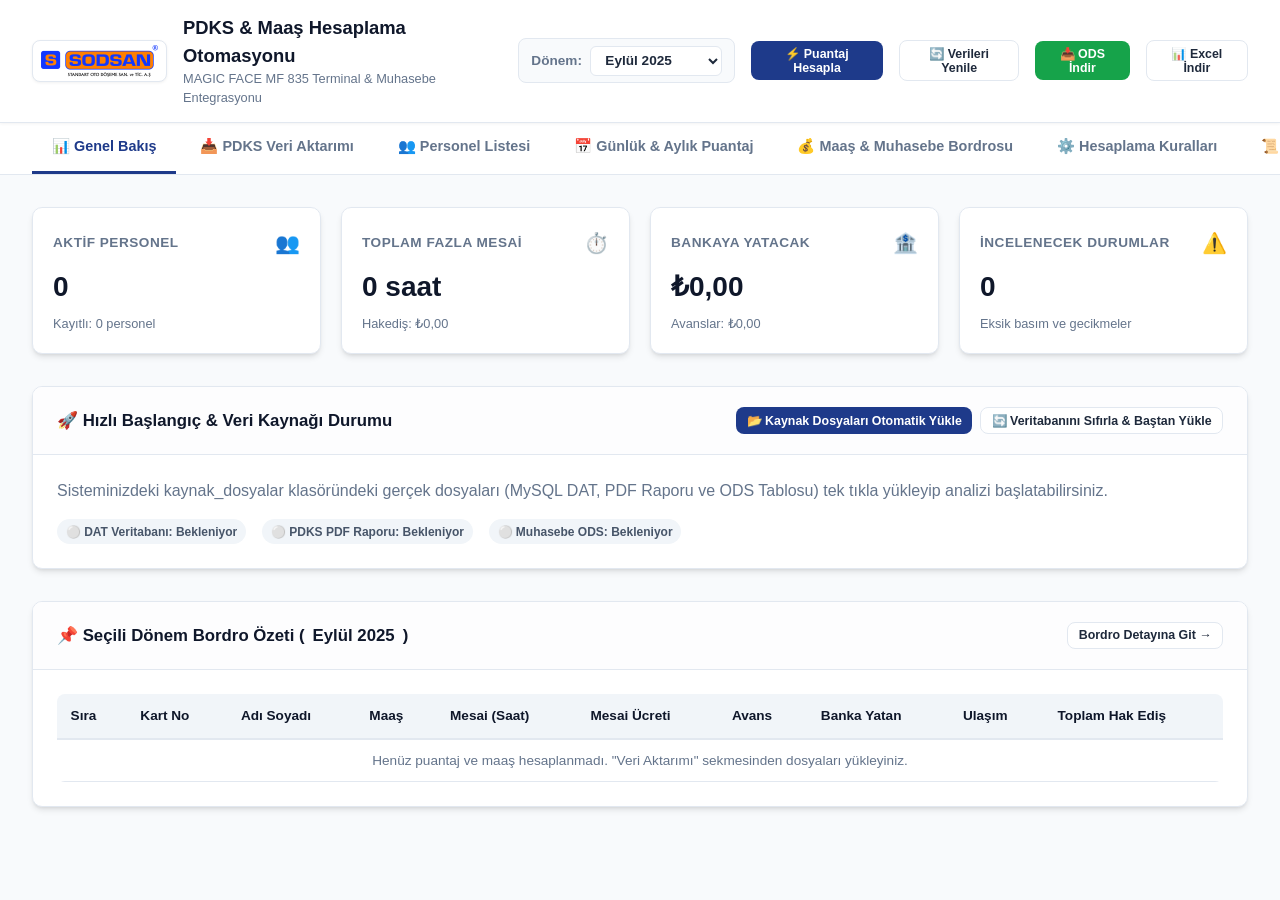
<file: sodsan-pdks/index.html>
<!DOCTYPE html>
<html lang="tr">
<head>
  <meta charset="UTF-8">
  <meta name="viewport" content="width=device-width, initial-scale=1.0">
  <title>SODSAN Personel, PDKS ve Maaş Hesaplama Otomasyonu</title>
  <link rel="icon" type="image/png" href="assets/sodsan-favicon.png">
  <link rel="stylesheet" href="css/style.css">
</head>
<body>

  <!-- Üst Başlık & Dönem Seçimi -->
  <header class="app-header">
    <div class="brand-section">
      <img src="assets/sodsan-logo.png" alt="SODSAN Logo" class="brand-logo">
      <div class="brand-title">
        <h1>PDKS & Maaş Hesaplama Otomasyonu</h1>
        <p>MAGIC FACE MF 835 Terminal & Muhasebe Entegrasyonu</p>
      </div>
    </div>

    <div class="header-controls">
      <div class="period-picker">
        <label for="select-donem">Dönem:</label>
        <select id="select-donem">
          <option value="2025-09" selected>Eylül 2025</option>
          <option value="2025-10">Ekim 2025</option>
          <option value="2025-11">Kasım 2025</option>
          <option value="2025-12">Aralık 2025</option>
          <option value="2026-01">Ocak 2026</option>
          <option value="2026-02">Şubat 2026</option>
          <option value="2026-03">Mart 2026</option>
          <option value="2026-04">Nisan 2026</option>
          <option value="2026-05">Mayıs 2026</option>
          <option value="2026-06">Haziran 2026</option>
          <option value="2026-07">Temmuz 2026</option>
          <option value="2026-08">Ağustos 2026</option>
          <option value="2026-09">Eylül 2026</option>
          <option value="2026-10">Ekim 2026</option>
        </select>
      </div>

      <button id="btn-quick-hesapla" class="btn btn-primary btn-sm">⚡ Puantaj Hesapla</button>
      <button id="btn-reset-db" class="btn btn-outline btn-sm" title="Bozuk verileri temizler ve Türkçe karakterlerle baştan yükler">🔄 Verileri Yenile</button>
      <button id="btn-export-ods" class="btn btn-success btn-sm">📥 ODS İndir</button>
      <button id="btn-export-xlsx" class="btn btn-outline btn-sm">📊 Excel İndir</button>
    </div>
  </header>

  <!-- Navigasyon Sekmeleri -->
  <nav class="nav-bar">
    <div class="nav-tab active" data-tab="tab-genel-bakis">📊 Genel Bakış</div>
    <div class="nav-tab" data-tab="tab-veri-aktarim">📥 PDKS Veri Aktarımı</div>
    <div class="nav-tab" data-tab="tab-personel">👥 Personel Listesi</div>
    <div class="nav-tab" data-tab="tab-puantaj">📅 Günlük & Aylık Puantaj</div>
    <div class="nav-tab" data-tab="tab-maas">💰 Maaş & Muhasebe Bordrosu</div>
    <div class="nav-tab" data-tab="tab-ayarlar">⚙️ Hesaplama Kuralları</div>
    <div class="nav-tab" data-tab="tab-gecmis">📜 İşlem Geçmişi (Audit)</div>
  </nav>

  <!-- Ana İçerik -->
  <main class="main-content">

    <!-- SEKME 1: GENEL BAKIŞ -->
    <div id="tab-genel-bakis" class="tab-pane active">
      <div class="kpi-grid">
        <div class="kpi-card">
          <div class="kpi-header">
            <span class="kpi-title">Aktif Personel</span>
            <span class="kpi-icon">👥</span>
          </div>
          <div class="kpi-value" id="kpi-personel-sayisi">0</div>
          <div class="kpi-sub" id="kpi-toplam-personel">Kayıtlı: 0 personel</div>
        </div>

        <div class="kpi-card">
          <div class="kpi-header">
            <span class="kpi-title">Toplam Fazla Mesai</span>
            <span class="kpi-icon">⏱️</span>
          </div>
          <div class="kpi-value" id="kpi-toplam-mesai">0 saat</div>
          <div class="kpi-sub" id="kpi-mesai-tutar">Hakediş: ₺0,00</div>
        </div>

        <div class="kpi-card">
          <div class="kpi-header">
            <span class="kpi-title">Bankaya Yatacak</span>
            <span class="kpi-icon">🏦</span>
          </div>
          <div class="kpi-value" id="kpi-banka-yatan">₺0,00</div>
          <div class="kpi-sub" id="kpi-avans-tutar">Avanslar: ₺0,00</div>
        </div>

        <div class="kpi-card">
          <div class="kpi-header">
            <span class="kpi-title">İncelenecek Durumlar</span>
            <span class="kpi-icon">⚠️</span>
          </div>
          <div class="kpi-value" id="kpi-istisna-sayisi">0</div>
          <div class="kpi-sub">Eksik basım ve gecikmeler</div>
        </div>
      </div>

      <div class="card">
        <div class="card-header">
          <div class="card-title">🚀 Hızlı Başlangıç & Veri Kaynağı Durumu</div>
          <div style="display: flex; gap: 0.5rem; flex-wrap: wrap;">
            <button id="btn-load-sample-files" class="btn btn-primary btn-sm">
              📂 Kaynak Dosyaları Otomatik Yükle
            </button>
            <button id="btn-clean-reload" class="btn btn-outline btn-sm" title="Eski kayıtları silip Türkçe karakterlerle tertemiz baştan yükler">
              🔄 Veritabanını Sıfırla & Baştan Yükle
            </button>
          </div>
        </div>
        <div class="card-body">
          <p style="margin-bottom: 1rem; color: var(--text-muted);">
            Sisteminizdeki <code>kaynak_dosyalar</code> klasöründeki gerçek dosyaları (MySQL DAT, PDF Raporu ve ODS Tablosu) tek tıkla yükleyip analizi başlatabilirsiniz.
          </p>
          <div style="display: flex; gap: 1rem; flex-wrap: wrap;">
            <div id="status-dat" class="badge badge-gray">⚪ DAT Veritabanı: Bekleniyor</div>
            <div id="status-pdf" class="badge badge-gray">⚪ PDKS PDF Raporu: Bekleniyor</div>
            <div id="status-ods" class="badge badge-gray">⚪ Muhasebe ODS: Bekleniyor</div>
          </div>
        </div>
      </div>

      <div class="card">
        <div class="card-header">
          <div class="card-title">📌 Seçili Dönem Bordro Özeti (<span id="txt-ozet-donem">Eylül 2025</span>)</div>
          <button class="btn btn-outline btn-sm" onclick="app.navTo('tab-maas')">Bordro Detayına Git →</button>
        </div>
        <div class="card-body">
          <div class="table-responsive">
            <table class="data-table" id="table-ozet-bordro">
              <thead>
                <tr>
                  <th>Sıra</th>
                  <th>Kart No</th>
                  <th>Adı Soyadı</th>
                  <th>Maaş</th>
                  <th>Mesai (Saat)</th>
                  <th>Mesai Ücreti</th>
                  <th>Avans</th>
                  <th>Banka Yatan</th>
                  <th>Ulaşım</th>
                  <th>Toplam Hak Ediş</th>
                </tr>
              </thead>
              <tbody id="tbody-ozet-bordro">
                <tr><td colspan="10" style="text-align: center; color: var(--text-muted);">Henüz puantaj ve maaş hesaplanmadı. "Veri Aktarımı" sekmesinden dosyaları yükleyiniz.</td></tr>
              </tbody>
            </table>
          </div>
        </div>
      </div>
    </div>

    <!-- SEKME 2: PDKS VERİ AKTARIMI -->
    <div id="tab-veri-aktarim" class="tab-pane">
      <div class="card">
        <div class="card-header">
          <div class="card-title">📥 Çoklu Kaynak Veri Aktarım Modülü</div>
          <span class="badge badge-info">%100 Yerel ve Güvenli</span>
        </div>
        <div class="card-body">
          <div class="import-grid">
            <!-- 1. Perkotek DAT -->
            <div class="import-box" id="drop-dat" onclick="document.getElementById('file-dat').click()">
              <input type="file" id="file-dat" accept=".dat,.sql,.txt" style="display:none">
              <div class="import-icon">🗄️</div>
              <div class="import-title">Perkotek MySQL (.DAT)</div>
              <div class="import-desc"><code>20261008_oto_yedek_perkotek.dat</code> dosyasını seçin veya sürükleyin. 66 personel ve 25.000+ ham hareket okunur.</div>
              <div id="info-dat-result" class="badge badge-gray">Dosya Seçilmedi</div>
            </div>

            <!-- 2. PDKS PDF -->
            <div class="import-box" id="drop-pdf" onclick="document.getElementById('file-pdf').click()">
              <input type="file" id="file-pdf" accept=".pdf" style="display:none">
              <div class="import-icon">📑</div>
              <div class="import-title">PDKS Aylık Rapor (.PDF)</div>
              <div class="import-desc"><code>01-30,09,2025.pdf</code> dosyasını seçin. 56 sayfalık kişi bazında giriş-çıkış ve resmi mesai raporu okunur.</div>
              <div id="info-pdf-result" class="badge badge-gray">Dosya Seçilmedi</div>
            </div>

            <!-- 3. Muhasebe ODS / XLSX -->
            <div class="import-box" id="drop-ods" onclick="document.getElementById('file-ods').click()">
              <input type="file" id="file-ods" accept=".ods,.xlsx,.xls" style="display:none">
              <div class="import-icon">📊</div>
              <div class="import-title">Muhasebe Tablosu (.ODS / .XLSX)</div>
              <div class="import-desc"><code>maaş hesaplama 2026.ods</code> dosyasını seçin. Önceki maaş, avans ve ulaşım şablonu yüklenir.</div>
              <div id="info-ods-result" class="badge badge-gray">Dosya Seçilmedi</div>
            </div>
          </div>

          <div id="import-progress-container" style="display:none; margin-top: 1.5rem;">
            <div style="display: flex; justify-content: space-between; margin-bottom: 0.35rem; font-size: 0.85rem; font-weight: 600;">
              <span id="import-status-text">İşleniyor...</span>
              <span id="import-percent">0%</span>
            </div>
            <div style="background: #e2e8f0; border-radius: 9999px; height: 8px; overflow: hidden;">
              <div id="import-progress-bar" style="background: var(--primary); height: 100%; width: 0%; transition: width 0.2s;"></div>
            </div>
          </div>
        </div>
      </div>
    </div>

    <!-- SEKME 3: PERSONEL LİSTESİ -->
    <div id="tab-personel" class="tab-pane">
      <div class="card">
        <div class="card-header">
          <div class="card-title">👥 Personel Kartları & Terminal Bilgileri</div>
          <div style="display: flex; gap: 0.5rem;">
            <input type="text" id="filter-personel" class="search-input" placeholder="Ad, Soyad veya Kart No ara...">
          </div>
        </div>
        <div class="card-body">
          <div class="table-responsive">
            <table class="data-table" id="table-personel">
              <thead>
                <tr>
                  <th>Kart No</th>
                  <th>Adı Soyadı</th>
                  <th>Ünvan</th>
                  <th>İşe Giriş Tarihi</th>
                  <th>Kayıtlı Maaş</th>
                  <th>Durum</th>
                  <th>Ulaşım / Servis</th>
                  <th>İşlemler</th>
                </tr>
              </thead>
              <tbody id="tbody-personel">
                <tr><td colspan="8" style="text-align: center; color: var(--text-muted);">Personel verisi bulunamadı. Lütfen DAT veya PDF yükleyiniz.</td></tr>
              </tbody>
            </table>
          </div>
        </div>
      </div>
    </div>

    <!-- SEKME 4: GÜNLÜK & AYLIK PUANTAJ -->
    <div id="tab-puantaj" class="tab-pane">
      <div class="card">
        <div class="card-header">
          <div class="card-title">📅 Kişi Bazında Giriş-Çıkış ve Puantaj Detayı</div>
          <div style="display: flex; gap: 0.75rem; align-items: center;">
            <label for="select-puantaj-personel" style="font-size: 0.85rem; font-weight: 600;">Personel Seç:</label>
            <select id="select-puantaj-personel" style="padding: 0.4rem; border-radius: 6px; border: 1px solid var(--border); font-weight: 600;">
              <option value="">Seçiniz...</option>
            </select>
          </div>
        </div>
        <div class="card-body">
          <div id="puantaj-personel-ozet" style="background: #f8fafc; padding: 1rem; border-radius: 8px; margin-bottom: 1.5rem; display: flex; justify-content: space-between; flex-wrap: wrap; gap: 1rem;">
            <div><strong>Personel:</strong> <span id="puantaj-txt-ad">-</span> (<span id="puantaj-txt-kart">-</span>)</div>
            <div><strong>Toplam Fazla Mesai:</strong> <span id="puantaj-txt-mesai" class="badge badge-warning">00:00</span></div>
            <div><strong>Geç Gelme:</strong> <span id="puantaj-txt-gecikme" class="badge badge-danger">00:00</span></div>
            <div><strong>Devamsızlık:</strong> <span id="puantaj-txt-devamsiz" class="badge badge-gray">0 gün</span></div>
          </div>

          <div class="table-responsive">
            <table class="data-table" id="table-gunluk-puantaj">
              <thead>
                <tr>
                  <th>Tarih</th>
                  <th>Gün</th>
                  <th>Giriş</th>
                  <th>Çıkış</th>
                  <th>Vardiya</th>
                  <th>Durumu</th>
                  <th>Geç Gelme</th>
                  <th>Erken Çıkma</th>
                  <th>Fazla Mesai</th>
                  <th>Uyarı / Not</th>
                </tr>
              </thead>
              <tbody id="tbody-gunluk-puantaj">
                <tr><td colspan="10" style="text-align: center; color: var(--text-muted);">Lütfen yukarıdan bir personel seçiniz.</td></tr>
              </tbody>
            </table>
          </div>
        </div>
      </div>
    </div>

    <!-- SEKME 5: MAAŞ & MUHASEBE BORDROSU -->
    <div id="tab-maas" class="tab-pane">
      <div class="card">
        <div class="card-header">
          <div class="card-title">💰 Muhasebe Maaş ve Hak Ediş Tablosu (21 Sütunlu Orijinal Şema)</div>
          <div style="display: flex; gap: 0.5rem;">
            <button id="btn-recalculate-all" class="btn btn-outline btn-sm">🔄 Tümünü Yeniden Hesapla</button>
            <button id="btn-save-bordro" class="btn btn-primary btn-sm">💾 Bordroyu Kaydet</button>
          </div>
        </div>
        <div class="card-body">
          <p style="font-size: 0.8rem; color: var(--text-muted); margin-bottom: 1rem;">
            * Mavi ve sarı arka planlı hücreler düzenlenebilir (Avans, BES/İcra, Ulaşım Adet, Prim vb.). Değişiklik yaptığınızda anlık olarak Net Banka ve Toplam tutarlar güncellenir.
          </p>
          <div class="table-responsive" style="max-height: 600px;">
            <table class="data-table" id="table-maas-bordro">
              <thead>
                <tr>
                  <th>Sıra</th>
                  <th>AD SOYAD</th>
                  <th>MAAŞ</th>
                  <th>AVANS</th>
                  <th>MESAİ (SAAT)</th>
                  <th>B.MESAİ ÜCRETİ (C/225*1.5*E)</th>
                  <th>RESMİ BAYRAM (SAAT)</th>
                  <th>RESMİ BAYRAM ÜCRETİ (C/225*2*G)</th>
                  <th>BANKA YATAN</th>
                  <th>BES - İCRA</th>
                  <th>EK MESAİ (SAAT)</th>
                  <th>EK MESAİ ÜCRETİ</th>
                  <th>KESİNTİ</th>
                  <th>ULAŞIM (AD)</th>
                  <th>ULAŞIM ÜCRETİ</th>
                  <th>PRİM</th>
                  <th>SERVİS</th>
                  <th>TOPLAM HAKEDİŞ</th>
                  <th>MULTİMET</th>
                  <th>AÇIKLAMALAR & NOTLAR</th>
                  <th>ULAŞIM TÜRÜ</th>
                </tr>
              </thead>
              <tbody id="tbody-maas-bordro">
                <tr><td colspan="21" style="text-align: center; color: var(--text-muted);">Bordro verisi bulunamadı.</td></tr>
              </tbody>
              <tfoot id="tfoot-maas-bordro">
                <!-- Toplamlar JavaScript ile eklenecek -->
              </tfoot>
            </table>
          </div>
        </div>
      </div>
    </div>

    <!-- SEKME 6: AYARLAR -->
    <div id="tab-ayarlar" class="tab-pane">
      <div class="card" style="max-width: 800px;">
        <div class="card-header">
          <div class="card-title">⚙️ Puantaj ve Bordro Hesaplama Parametreleri</div>
        </div>
        <div class="card-body">
          <form id="form-ayarlar">
            <div style="display: grid; grid-template-columns: 1fr 1fr; gap: 1rem; margin-bottom: 1rem;">
              <div>
                <label style="display:block; font-size: 0.85rem; font-weight: 600; margin-bottom: 0.25rem;">Aylık Çalışma Saat Normu:</label>
                <input type="number" id="setting-aylik-norm" value="225" class="search-input" style="width: 100%;">
                <small style="color: var(--text-muted);">Standart 225 saat (Maaş / 225 saatlik ücret hesabı için).</small>
              </div>

              <div>
                <label style="display:block; font-size: 0.85rem; font-weight: 600; margin-bottom: 0.25rem;">Normal Fazla Mesai Katsayısı:</label>
                <input type="number" step="0.1" id="setting-mesai-carpani" value="1.5" class="search-input" style="width: 100%;">
                <small style="color: var(--text-muted);">Hafta içi ve Cumartesi 1.5x katsayısı.</small>
              </div>

              <div>
                <label style="display:block; font-size: 0.85rem; font-weight: 600; margin-bottom: 0.25rem;">Resmi Bayram Mesai Katsayısı:</label>
                <input type="number" step="0.1" id="setting-bayram-carpani" value="2.0" class="search-input" style="width: 100%;">
                <small style="color: var(--text-muted);">Resmi tatil günleri 2.0x katsayısı.</small>
              </div>
            </div>

            <h4 style="margin: 1.5rem 0 0.75rem 0;">🚌 Ulaşım / Bilet Birim Fiyatları (TL)</h4>
            <div style="display: grid; grid-template-columns: 1fr 1fr; gap: 1rem; margin-bottom: 1.5rem;">
              <div>
                <label style="display:block; font-size: 0.85rem; font-weight: 600;">MİNİBÜS:</label>
                <input type="number" id="setting-ulasim-minibus" value="40" class="search-input" style="width: 100%;">
              </div>
              <div>
                <label style="display:block; font-size: 0.85rem; font-weight: 600;">METRO:</label>
                <input type="number" id="setting-ulasim-metro" value="40" class="search-input" style="width: 100%;">
              </div>
              <div>
                <label style="display:block; font-size: 0.85rem; font-weight: 600;">OTOBÜS:</label>
                <input type="number" id="setting-ulasim-otobus" value="52" class="search-input" style="width: 100%;">
              </div>
              <div>
                <label style="display:block; font-size: 0.85rem; font-weight: 600;">MUDANYA OTOBÜS:</label>
                <input type="number" id="setting-ulasim-mudanya-otobus" value="53" class="search-input" style="width: 100%;">
              </div>
              <div>
                <label style="display:block; font-size: 0.85rem; font-weight: 600;">MUDANYA MİNİBÜS:</label>
                <input type="number" id="setting-ulasim-mudanya-minibus" value="65" class="search-input" style="width: 100%;">
              </div>
            </div>

            <button type="submit" class="btn btn-primary">Kaydet ve Güncelle</button>
          </form>
        </div>
      </div>
    </div>

    <!-- SEKME 7: AUDIT LOG -->
    <div id="tab-gecmis" class="tab-pane">
      <div class="card">
        <div class="card-header">
          <div class="card-title">📜 Denetim İzi & Değişiklik Günlüğü</div>
        </div>
        <div class="card-body">
          <div class="table-responsive">
            <table class="data-table" id="table-audit">
              <thead>
                <tr>
                  <th>Tarih & Saat</th>
                  <th>Kullanıcı</th>
                  <th>İşlem Türü</th>
                  <th>Detay</th>
                  <th>Eski Değer</th>
                  <th>Yeni Değer</th>
                </tr>
              </thead>
              <tbody id="tbody-audit">
                <tr><td colspan="6" style="text-align: center; color: var(--text-muted);">Henüz kayıt bulunmuyor.</td></tr>
              </tbody>
            </table>
          </div>
        </div>
      </div>
    </div>

  </main>

  <!-- Bildirim Toast Kutusu -->
  <div id="toast-container"></div>

  <!-- Scriptler (Tamamı Çevrimdışı ve Yerel) -->
  <script src="js/vendor/xlsx.full.min.js"></script>
  <script src="js/vendor/pdf.min.js"></script>
  <script src="js/db.js"></script>
  <script src="js/parsers/datParser.js"></script>
  <script src="js/parsers/pdfParser.js"></script>
  <script src="js/parsers/odsParser.js"></script>
  <script src="js/engines/puantajEngine.js"></script>
  <script src="js/engines/maasEngine.js"></script>
  <script src="js/app.js"></script>
</body>
</html>
</file>
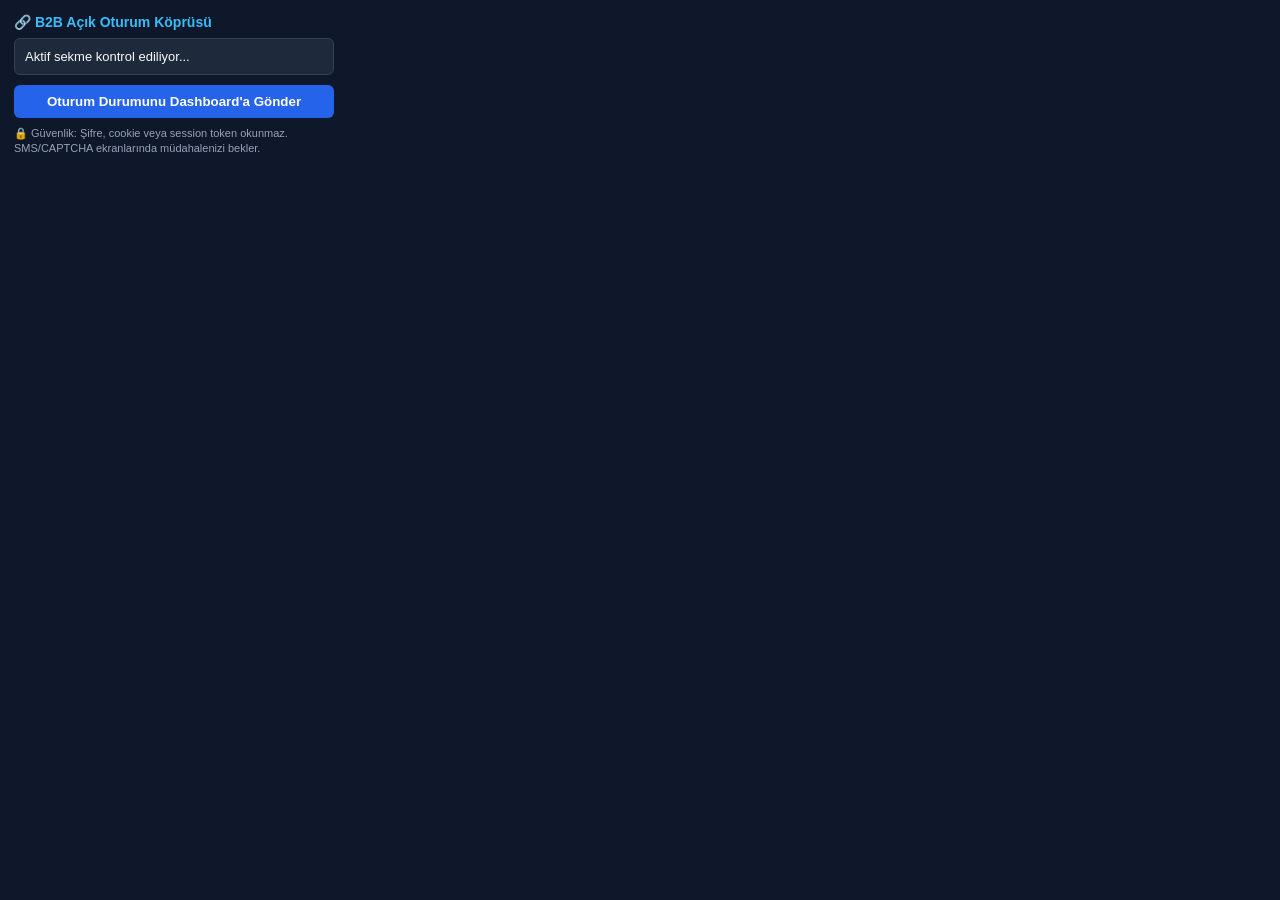
<file: rakip-arastirma/browser-companion/popup.html>
<!DOCTYPE html>
<html lang="tr">
<head>
  <meta charset="UTF-8">
  <title>B2B Oturum Köprüsü</title>
  <style>
    body {
      width: 320px;
      margin: 0;
      padding: 14px;
      font-family: -apple-system, BlinkMacSystemFont, "Segoe UI", Roboto, sans-serif;
      background: #0f172a;
      color: #f8fafc;
      font-size: 13px;
    }
    h3 {
      margin: 0 0 8px 0;
      font-size: 14px;
      color: #38bdf8;
    }
    .status-box {
      padding: 10px;
      border-radius: 6px;
      background: #1e293b;
      border: 1px solid #334155;
      margin-bottom: 10px;
    }
    .btn {
      width: 100%;
      padding: 9px 12px;
      background: #2563eb;
      color: #fff;
      border: none;
      border-radius: 6px;
      font-weight: 600;
      cursor: pointer;
    }
    .btn:hover { background: #1d4ed8; }
    .note {
      margin-top: 8px;
      font-size: 11px;
      color: #94a3b8;
      line-height: 1.4;
    }
  </style>
</head>
<body>
  <h3>🔗 B2B Açık Oturum Köprüsü</h3>
  <div id="statusBox" class="status-box">Aktif sekme kontrol ediliyor...</div>
  <button id="syncBtn" class="btn">Oturum Durumunu Dashboard'a Gönder</button>
  <div class="note">
    🔒 Güvenlik: Şifre, cookie veya session token okunmaz. SMS/CAPTCHA ekranlarında müdahalenizi bekler.
  </div>
  <script src="popup.js"></script>
</body>
</html>
</file>
<file: rakip-arastirma/css/style.css>
:root {
  --bg-primary: #0b0f17;
  --bg-secondary: #111827;
  --bg-card: #161f30;
  --bg-hover: #1e293b;
  --bg-input: #0f172a;
  --border-color: #26334d;
  --border-subtle: #1e293b;
  --text-primary: #f1f5f9;
  --text-secondary: #94a3b8;
  --text-muted: #64748b;
  --accent-primary: #3b82f6;
  --accent-hover: #2563eb;
  --accent-soft: rgba(59, 130, 246, 0.14);
  --success: #10b981;
  --success-soft: rgba(16, 185, 129, 0.15);
  --warning: #f59e0b;
  --warning-soft: rgba(245, 158, 11, 0.15);
  --danger: #ef4444;
  --danger-soft: rgba(239, 68, 68, 0.15);
  --purple: #8b5cf6;
  --purple-soft: rgba(139, 92, 246, 0.15);
  --cyan: #06b6d4;
  --cyan-soft: rgba(6, 182, 212, 0.15);
  --radius-sm: 6px;
  --radius-md: 10px;
  --radius-lg: 14px;
  --shadow-sm: 0 2px 6px rgba(0, 0, 0, 0.25);
  --shadow-md: 0 8px 24px rgba(0, 0, 0, 0.35);
  --font-sans: 'Inter', -apple-system, BlinkMacSystemFont, 'Segoe UI', Roboto, sans-serif;
  --font-mono: 'JetBrains Mono', 'Fira Code', Consolas, monospace;
}

body.light-mode {
  --bg-primary: #f1f5f9;
  --bg-secondary: #ffffff;
  --bg-card: #ffffff;
  --bg-hover: #f8fafc;
  --bg-input: #f8fafc;
  --border-color: #cbd5e1;
  --border-subtle: #e2e8f0;
  --text-primary: #0f172a;
  --text-secondary: #475569;
  --text-muted: #64748b;
  --shadow-sm: 0 1px 3px rgba(0, 0, 0, 0.06);
  --shadow-md: 0 4px 16px rgba(0, 0, 0, 0.08);
}

* {
  box-sizing: border-box;
  margin: 0;
  padding: 0;
}

body {
  font-family: var(--font-sans);
  background-color: var(--bg-primary);
  color: var(--text-primary);
  line-height: 1.5;
  font-size: 14px;
  min-height: 100vh;
  display: flex;
  flex-direction: column;
}

/* Top Safety & Phase Banner */
.phase-banner {
  background: linear-gradient(90deg, #1e3a8a 0%, #0f172a 50%, #064e3b 100%);
  color: #e2e8f0;
  padding: 7px 20px;
  font-size: 12px;
  display: flex;
  align-items: center;
  justify-content: space-between;
  border-bottom: 1px solid rgba(255, 255, 255, 0.1);
}

.phase-banner .workflow-pills {
  display: flex;
  align-items: center;
  gap: 6px;
  font-weight: 600;
}

.phase-banner .workflow-step {
  background: rgba(255, 255, 255, 0.12);
  padding: 2px 8px;
  border-radius: 4px;
  font-size: 11px;
  letter-spacing: 0.4px;
}

.phase-banner .woo-lock-badge {
  background: rgba(16, 185, 129, 0.2);
  border: 1px solid rgba(16, 185, 129, 0.5);
  color: #6ee7b7;
  padding: 2px 10px;
  border-radius: 999px;
  font-weight: 600;
  font-size: 11px;
}

/* Header */
.app-header {
  background: var(--bg-secondary);
  border-bottom: 1px solid var(--border-color);
  padding: 14px 24px;
  display: flex;
  align-items: center;
  justify-content: space-between;
  gap: 16px;
  position: sticky;
  top: 0;
  z-index: 100;
}

.brand-area {
  display: flex;
  align-items: center;
  gap: 14px;
}

.brand-logo {
  width: 42px;
  height: 42px;
  border-radius: 10px;
  background: linear-gradient(135deg, #3b82f6, #1d4ed8);
  display: flex;
  align-items: center;
  justify-content: center;
  font-size: 20px;
  font-weight: 800;
  color: #fff;
  box-shadow: 0 4px 12px rgba(59, 130, 246, 0.35);
}

.brand-title h1 {
  font-size: 17px;
  font-weight: 700;
  letter-spacing: -0.3px;
}

.brand-title p {
  font-size: 12px;
  color: var(--text-secondary);
}

.header-actions {
  display: flex;
  align-items: center;
  gap: 10px;
  flex-wrap: wrap;
}

.backend-status-pill {
  display: inline-flex;
  align-items: center;
  gap: 7px;
  padding: 6px 12px;
  border-radius: 999px;
  font-size: 12px;
  font-weight: 600;
  background: var(--bg-card);
  border: 1px solid var(--border-color);
}

.status-dot {
  width: 8px;
  height: 8px;
  border-radius: 50%;
  display: inline-block;
}
.status-dot.green { background: var(--success); box-shadow: 0 0 8px var(--success); }
.status-dot.yellow { background: var(--warning); box-shadow: 0 0 8px var(--warning); }
.status-dot.red { background: var(--danger); box-shadow: 0 0 8px var(--danger); }

/* Navigation Tabs */
.nav-bar {
  background: var(--bg-secondary);
  border-bottom: 1px solid var(--border-color);
  padding: 0 24px;
  display: flex;
  align-items: center;
  gap: 4px;
  overflow-x: auto;
}

.nav-tab {
  background: transparent;
  border: none;
  color: var(--text-secondary);
  padding: 13px 16px;
  font-size: 13.5px;
  font-weight: 600;
  cursor: pointer;
  border-bottom: 2px solid transparent;
  display: inline-flex;
  align-items: center;
  gap: 8px;
  white-space: nowrap;
  transition: all 0.18s ease;
}

.nav-tab:hover {
  color: var(--text-primary);
  background: var(--bg-hover);
}

.nav-tab.active {
  color: var(--accent-primary);
  border-bottom-color: var(--accent-primary);
  background: var(--accent-soft);
}

.tab-badge {
  background: var(--bg-hover);
  color: var(--text-primary);
  padding: 1px 7px;
  border-radius: 999px;
  font-size: 11px;
  font-weight: 700;
}

.nav-tab.active .tab-badge {
  background: var(--accent-primary);
  color: #fff;
}

/* Main Content Container */
.main-container {
  max-width: 1600px;
  width: 100%;
  margin: 0 auto;
  padding: 22px 24px 60px;
  flex: 1;
}

.tab-pane {
  display: none;
}

.tab-pane.active {
  display: block;
  animation: fadeIn 0.2s ease;
}

@keyframes fadeIn {
  from { opacity: 0; transform: translateY(4px); }
  to { opacity: 1; transform: translateY(0); }
}

/* KPI Summary Row */
.kpi-grid {
  display: grid;
  grid-template-columns: repeat(auto-fit, minmax(210px, 1fr));
  gap: 14px;
  margin-bottom: 20px;
}

.kpi-card {
  background: var(--bg-card);
  border: 1px solid var(--border-color);
  border-radius: var(--radius-md);
  padding: 16px 18px;
  box-shadow: var(--shadow-sm);
  display: flex;
  flex-direction: column;
  gap: 4px;
}

.kpi-card .kpi-label {
  font-size: 12px;
  color: var(--text-secondary);
  font-weight: 500;
  display: flex;
  align-items: center;
  justify-content: space-between;
}

.kpi-card .kpi-value {
  font-size: 24px;
  font-weight: 800;
  letter-spacing: -0.5px;
  color: var(--text-primary);
}

.kpi-card .kpi-sub {
  font-size: 11.5px;
  color: var(--text-muted);
}

/* Cards & Panels */
.panel {
  background: var(--bg-card);
  border: 1px solid var(--border-color);
  border-radius: var(--radius-lg);
  padding: 20px;
  margin-bottom: 20px;
  box-shadow: var(--shadow-sm);
}

.panel-header {
  display: flex;
  align-items: center;
  justify-content: space-between;
  gap: 12px;
  margin-bottom: 16px;
  flex-wrap: wrap;
}

.panel-title {
  font-size: 16px;
  font-weight: 700;
  display: flex;
  align-items: center;
  gap: 8px;
}

.panel-subtitle {
  font-size: 12.5px;
  color: var(--text-secondary);
  margin-top: 2px;
}

/* Hero Search Section (Section 6 & 13) */
.search-hero {
  background: linear-gradient(180deg, var(--bg-card) 0%, var(--bg-secondary) 100%);
  border: 1px solid var(--border-color);
  border-radius: var(--radius-lg);
  padding: 24px;
  margin-bottom: 20px;
  box-shadow: var(--shadow-md);
}

.search-input-row {
  display: flex;
  gap: 12px;
  margin-bottom: 16px;
  flex-wrap: wrap;
}

.search-box-wrap {
  flex: 1;
  min-width: 280px;
  position: relative;
}

.search-box-wrap input {
  width: 100%;
  padding: 14px 18px 14px 44px;
  font-size: 15px;
  font-weight: 500;
  background: var(--bg-input);
  border: 2px solid var(--border-color);
  border-radius: var(--radius-md);
  color: var(--text-primary);
  transition: border-color 0.2s;
}

.search-box-wrap input:focus {
  outline: none;
  border-color: var(--accent-primary);
}

.search-box-wrap .search-icon {
  position: absolute;
  left: 15px;
  top: 50%;
  transform: translateY(-50%);
  font-size: 18px;
  color: var(--text-secondary);
}

.normalized-preview {
  display: inline-flex;
  align-items: center;
  gap: 8px;
  font-size: 12px;
  padding: 5px 12px;
  border-radius: var(--radius-sm);
  background: var(--accent-soft);
  color: var(--accent-primary);
  font-family: var(--font-mono);
  margin-bottom: 14px;
}

.quick-oem-chips {
  display: flex;
  align-items: center;
  gap: 8px;
  flex-wrap: wrap;
  margin-bottom: 16px;
}

.quick-oem-chips span.chip-label {
  font-size: 12px;
  color: var(--text-secondary);
  font-weight: 600;
}

.oem-chip {
  background: var(--bg-input);
  border: 1px solid var(--border-color);
  color: var(--text-primary);
  padding: 4px 10px;
  border-radius: 6px;
  font-size: 12px;
  font-family: var(--font-mono);
  cursor: pointer;
  transition: all 0.15s;
}

.oem-chip:hover {
  border-color: var(--accent-primary);
  background: var(--accent-soft);
}

/* Source Selection Checkboxes (Section 8 & 13) */
.source-selector-grid {
  display: grid;
  grid-template-columns: repeat(auto-fill, minmax(260px, 1fr));
  gap: 10px;
  margin-top: 10px;
}

.source-check-card {
  display: flex;
  align-items: center;
  justify-content: space-between;
  gap: 10px;
  padding: 10px 14px;
  background: var(--bg-input);
  border: 1px solid var(--border-color);
  border-radius: var(--radius-md);
  cursor: pointer;
  user-select: none;
  transition: all 0.15s;
}

.source-check-card:hover {
  border-color: var(--accent-primary);
}

.source-check-card.checked {
  border-color: var(--accent-primary);
  background: rgba(59, 130, 246, 0.08);
}

.source-check-left {
  display: flex;
  align-items: center;
  gap: 10px;
}

.source-check-left input[type="checkbox"] {
  width: 17px;
  height: 17px;
  accent-color: var(--accent-primary);
  cursor: pointer;
}

.source-check-name {
  font-weight: 600;
  font-size: 13px;
}

.source-check-type {
  font-size: 11px;
  color: var(--text-secondary);
}

/* Buttons */
.btn {
  display: inline-flex;
  align-items: center;
  justify-content: center;
  gap: 8px;
  padding: 10px 18px;
  border-radius: var(--radius-md);
  font-size: 13.5px;
  font-weight: 600;
  cursor: pointer;
  border: 1px solid transparent;
  transition: all 0.15s ease;
  white-space: nowrap;
}

.btn-lg {
  padding: 13px 26px;
  font-size: 15px;
  font-weight: 700;
}

.btn-sm {
  padding: 6px 12px;
  font-size: 12px;
}

.btn-primary {
  background: var(--accent-primary);
  color: #fff;
}
.btn-primary:hover {
  background: var(--accent-hover);
}

.btn-success {
  background: var(--success);
  color: #fff;
}
.btn-success:hover {
  filter: brightness(1.1);
}

.btn-warning {
  background: var(--warning);
  color: #0f172a;
}

.btn-danger {
  background: var(--danger);
  color: #fff;
}

.btn-secondary {
  background: var(--bg-input);
  border-color: var(--border-color);
  color: var(--text-primary);
}
.btn-secondary:hover {
  background: var(--bg-hover);
  border-color: var(--text-secondary);
}

.btn:disabled {
  opacity: 0.5;
  cursor: not-allowed;
}

/* Badges & Pills */
.badge {
  display: inline-flex;
  align-items: center;
  gap: 5px;
  padding: 3px 9px;
  border-radius: 999px;
  font-size: 11.5px;
  font-weight: 600;
  white-space: nowrap;
}

.badge-green { background: var(--success-soft); color: #34d399; border: 1px solid rgba(16, 185, 129, 0.3); }
.badge-yellow { background: var(--warning-soft); color: #fbbf24; border: 1px solid rgba(245, 158, 11, 0.35); }
.badge-red { background: var(--danger-soft); color: #f87171; border: 1px solid rgba(239, 68, 68, 0.35); }
.badge-blue { background: var(--accent-soft); color: #60a5fa; border: 1px solid rgba(59, 130, 246, 0.35); }
.badge-purple { background: var(--purple-soft); color: #c084fc; border: 1px solid rgba(139, 92, 246, 0.35); }
.badge-cyan { background: var(--cyan-soft); color: #22d3ee; border: 1px solid rgba(6, 182, 212, 0.35); }

body.light-mode .badge-green { color: #047857; }
body.light-mode .badge-yellow { color: #b45309; }
body.light-mode .badge-red { color: #b91c1c; }
body.light-mode .badge-blue { color: #1d4ed8; }
body.light-mode .badge-purple { color: #6d28d9; }

/* Match Confidence Badges */
.conf-kesin { background: rgba(16, 185, 129, 0.2); color: #34d399; border: 1px solid #10b981; }
.conf-yuksek { background: rgba(59, 130, 246, 0.2); color: #60a5fa; border: 1px solid #3b82f6; }
.conf-orta { background: rgba(245, 158, 11, 0.2); color: #fbbf24; border: 1px solid #f59e0b; }
.conf-dusuk { background: rgba(239, 68, 68, 0.2); color: #f87171; border: 1px solid #ef4444; }

/* Lowest Price Highlight */
.lowest-price-row {
  background: rgba(16, 185, 129, 0.07) !important;
}
.lowest-price-badge {
  background: #10b981;
  color: #052e16;
  font-weight: 800;
  font-size: 10.5px;
  padding: 2px 7px;
  border-radius: 4px;
  margin-left: 6px;
  text-transform: uppercase;
}

/* Intervention Banner (Section 9) */
.intervention-alert {
  background: rgba(245, 158, 11, 0.12);
  border: 1px solid rgba(245, 158, 11, 0.45);
  border-left: 4px solid var(--warning);
  border-radius: var(--radius-md);
  padding: 14px 18px;
  margin-bottom: 16px;
  display: flex;
  align-items: center;
  justify-content: space-between;
  gap: 16px;
  flex-wrap: wrap;
}

/* Data Tables */
.table-toolbar {
  display: flex;
  align-items: center;
  justify-content: space-between;
  gap: 12px;
  margin-bottom: 14px;
  flex-wrap: wrap;
}

.filter-group {
  display: flex;
  align-items: center;
  gap: 10px;
  flex-wrap: wrap;
}

.form-control, .form-select {
  background: var(--bg-input);
  border: 1px solid var(--border-color);
  color: var(--text-primary);
  padding: 8px 12px;
  border-radius: var(--radius-sm);
  font-size: 13px;
}

.form-control:focus, .form-select:focus {
  outline: none;
  border-color: var(--accent-primary);
}

.table-responsive {
  width: 100%;
  overflow-x: auto;
  border: 1px solid var(--border-color);
  border-radius: var(--radius-md);
}

table.data-table {
  width: 100%;
  border-collapse: collapse;
  font-size: 13px;
}

table.data-table th {
  background: var(--bg-secondary);
  color: var(--text-secondary);
  font-weight: 600;
  text-align: left;
  padding: 11px 12px;
  border-bottom: 1px solid var(--border-color);
  white-space: nowrap;
  user-select: none;
}

table.data-table th.sortable {
  cursor: pointer;
}
table.data-table th.sortable:hover {
  color: var(--text-primary);
}

table.data-table td {
  padding: 11px 12px;
  border-bottom: 1px solid var(--border-subtle);
  vertical-align: middle;
}

table.data-table tr:hover td {
  background: var(--bg-hover);
}

.prod-thumb {
  width: 44px;
  height: 44px;
  object-fit: cover;
  border-radius: 6px;
  background: #fff;
  border: 1px solid var(--border-color);
}

.oem-code-box {
  font-family: var(--font-mono);
  font-weight: 700;
  font-size: 12.5px;
  color: var(--accent-primary);
  background: var(--accent-soft);
  padding: 2px 7px;
  border-radius: 4px;
  display: inline-block;
}

.oem-norm-sub {
  display: block;
  font-family: var(--font-mono);
  font-size: 10.5px;
  color: var(--text-muted);
  margin-top: 2px;
}

.price-cell {
  font-family: var(--font-mono);
  font-weight: 700;
  font-size: 13.5px;
}

.b2b-price-cell {
  font-family: var(--font-mono);
  font-weight: 700;
  font-size: 13.5px;
  color: #a78bfa;
}

/* Technical Analysis Report Grid (Section 22) */
.tech-report-grid {
  display: grid;
  grid-template-columns: repeat(auto-fit, minmax(460px, 1fr));
  gap: 18px;
  margin-bottom: 20px;
}

.tech-site-card {
  background: var(--bg-secondary);
  border: 1px solid var(--border-color);
  border-radius: var(--radius-lg);
  padding: 20px;
}

.tech-site-header {
  display: flex;
  align-items: center;
  justify-content: space-between;
  border-bottom: 1px solid var(--border-color);
  padding-bottom: 12px;
  margin-bottom: 14px;
}

.tech-kv-list {
  display: grid;
  grid-template-columns: 170px 1fr;
  gap: 8px 12px;
  font-size: 13px;
}

.tech-kv-list dt {
  color: var(--text-secondary);
  font-weight: 600;
}

.tech-kv-list dd {
  color: var(--text-primary);
}

.capability-checklist {
  display: grid;
  grid-template-columns: repeat(auto-fill, minmax(165px, 1fr));
  gap: 8px;
  margin-top: 14px;
}

.cap-item {
  padding: 6px 10px;
  border-radius: 6px;
  font-size: 12px;
  font-weight: 600;
  display: flex;
  align-items: center;
  gap: 6px;
}
.cap-item.ok {
  background: var(--success-soft);
  color: #34d399;
}
.cap-item.missing {
  background: rgba(148, 163, 184, 0.12);
  color: var(--text-secondary);
}

/* Scan Progress Bar (Section 17) */
.scan-progress-wrap {
  background: var(--bg-input);
  border: 1px solid var(--border-color);
  border-radius: var(--radius-md);
  padding: 16px;
  margin-top: 12px;
}

.progress-bar-outer {
  width: 100%;
  height: 10px;
  background: var(--bg-secondary);
  border-radius: 999px;
  overflow: hidden;
  margin: 10px 0;
}

.progress-bar-inner {
  height: 100%;
  background: linear-gradient(90deg, var(--accent-primary), var(--success));
  transition: width 0.25s ease;
}

.scan-counters {
  display: grid;
  grid-template-columns: repeat(6, 1fr);
  gap: 10px;
  margin-top: 10px;
}

.scan-counter-box {
  background: var(--bg-card);
  border: 1px solid var(--border-subtle);
  padding: 8px 12px;
  border-radius: var(--radius-sm);
  text-align: center;
}

.scan-counter-box .cnt-num {
  font-size: 18px;
  font-weight: 800;
  font-family: var(--font-mono);
}

.scan-counter-box .cnt-lbl {
  font-size: 11px;
  color: var(--text-secondary);
}

/* Modal */
.modal-backdrop {
  position: fixed;
  inset: 0;
  background: rgba(0, 0, 0, 0.72);
  backdrop-filter: blur(3px);
  display: none;
  align-items: center;
  justify-content: center;
  z-index: 1000;
  padding: 20px;
}

.modal-backdrop.open {
  display: flex;
}

.modal-dialog {
  background: var(--bg-card);
  border: 1px solid var(--border-color);
  border-radius: var(--radius-lg);
  max-width: 780px;
  width: 100%;
  max-height: 90vh;
  overflow-y: auto;
  box-shadow: var(--shadow-md);
  padding: 24px;
}

.modal-header {
  display: flex;
  align-items: center;
  justify-content: space-between;
  border-bottom: 1px solid var(--border-color);
  padding-bottom: 14px;
  margin-bottom: 18px;
}

.form-grid {
  display: grid;
  grid-template-columns: 1fr 1fr;
  gap: 14px;
}

.form-group {
  display: flex;
  flex-direction: column;
  gap: 6px;
}

.form-group.full {
  grid-column: 1 / -1;
}

.form-group label {
  font-size: 12.5px;
  font-weight: 600;
  color: var(--text-secondary);
}

@media (max-width: 768px) {
  .form-grid { grid-template-columns: 1fr; }
  .scan-counters { grid-template-columns: repeat(3, 1fr); }
  .tech-report-grid { grid-template-columns: 1fr; }
}

body.light-theme {
  --bg-primary: #f1f5f9;
  --bg-secondary: #ffffff;
  --bg-card: #ffffff;
  --bg-hover: #f8fafc;
  --bg-input: #f8fafc;
  --border-color: #cbd5e1;
  --border-subtle: #e2e8f0;
  --text-primary: #0f172a;
  --text-secondary: #475569;
  --text-muted: #64748b;
}

.modal-card {
  background: var(--bg-card);
  border: 1px solid var(--border-color);
  border-radius: var(--radius-lg);
  max-width: 820px;
  width: 100%;
  max-height: 90vh;
  overflow-y: auto;
  box-shadow: var(--shadow-md);
  padding: 22px;
}

.form-label {
  display: block;
  font-size: 12px;
  font-weight: 600;
  color: var(--text-secondary);
  margin-bottom: 5px;
}

.form-input, .form-textarea {
  width: 100%;
  background: var(--bg-input);
  border: 1px solid var(--border-color);
  color: var(--text-primary);
  padding: 9px 12px;
  border-radius: var(--radius-sm);
  font-size: 13px;
  font-family: var(--font-sans);
}

.form-input:focus, .form-textarea:focus {
  outline: none;
  border-color: var(--accent-primary);
}

.source-check-item {
  display: flex;
  align-items: center;
  gap: 8px;
  padding: 8px 12px;
  background: var(--bg-input);
  border: 1px solid var(--border-color);
  border-radius: var(--radius-sm);
  cursor: pointer;
  font-size: 12.5px;
  user-select: none;
}

.source-check-item:hover {
  border-color: var(--accent-primary);
}

.src-group-filter-btn.active {
  background: var(--accent-primary);
  color: #fff;
  border-color: var(--accent-primary);
}

.table-wrapper {
  width: 100%;
  overflow-x: auto;
  border: 1px solid var(--border-color);
  border-radius: var(--radius-md);
}

.mono {
  font-family: var(--font-mono);
}

.badge-gray {
  background: rgba(148, 163, 184, 0.14);
  color: var(--text-secondary);
  border: 1px solid var(--border-color);
}

.alert-banner.warning {
  background: rgba(245, 158, 11, 0.12);
  border: 1px solid rgba(245, 158, 11, 0.45);
  border-left: 4px solid var(--warning);
  border-radius: var(--radius-md);
  padding: 12px 16px;
  display: flex;
  align-items: center;
  justify-content: space-between;
  gap: 12px;
  flex-wrap: wrap;
  font-size: 12.5px;
}
</file>
<file: sodsan-mali-takvim/css/style.css>
/* ==========================================================
   SODSAN Mali İşler ve Muhasebe Takip Sistemi
   Kurumsal, Profesyonel ve Sade Tema Stilleri
   ========================================================== */

:root {
    --primary: #1e3a8a;          /* SODSAN Kurumsal Lacivert */
    --primary-hover: #172554;
    --primary-light: #eff6ff;
    --secondary: #475569;        /* Slate / Gri */
    --success: #15803d;          /* Yeşil */
    --success-light: #f0fdf4;
    --warning: #b45309;          /* Amber */
    --warning-light: #fefce8;
    --danger: #b91c1c;           /* Kırmızı (Acil / Gecikti) */
    --danger-light: #fef2f2;
    --teal: #0f766e;             /* Mali Müşavir Rengi */
    --teal-light: #f0fdfa;
    --purple: #6b21a8;           /* SGK Rengi */
    --purple-light: #faf5ff;
    --indigo: #4338ca;
    
    --bg-main: #f8fafc;
    --bg-card: #ffffff;
    --border: #e2e8f0;
    --border-dark: #cbd5e1;
    --text-main: #0f172a;
    --text-muted: #64748b;
    --sidebar-width: 260px;
    --header-height: 64px;
    --radius: 8px;
    --shadow-sm: 0 1px 2px 0 rgba(0, 0, 0, 0.05);
    --shadow-md: 0 4px 6px -1px rgba(0, 0, 0, 0.1), 0 2px 4px -1px rgba(0, 0, 0, 0.06);
    --shadow-lg: 0 10px 15px -3px rgba(0, 0, 0, 0.1), 0 4px 6px -2px rgba(0, 0, 0, 0.05);
}

* {
    margin: 0;
    padding: 0;
    box-sizing: border-box;
}

body {
    font-family: -apple-system, BlinkMacSystemFont, "Segoe UI", Roboto, Helvetica, Arial, sans-serif;
    background-color: var(--bg-main);
    color: var(--text-main);
    line-height: 1.5;
    font-size: 14px;
    overflow-x: hidden;
}

/* APP SHELL */
.app-container {
    display: flex;
    min-height: 100vh;
}

/* SIDEBAR */
.app-sidebar {
    width: var(--sidebar-width);
    background-color: #0f172a; /* Derin Lacivert / Koyu Gece */
    color: #f8fafc;
    display: flex;
    flex-direction: column;
    position: fixed;
    top: 0;
    bottom: 0;
    left: 0;
    z-index: 100;
    border-right: 1px solid #1e293b;
}

.sidebar-header {
    height: var(--header-height);
    display: flex;
    align-items: center;
    padding: 0 20px;
    border-bottom: 1px solid #1e293b;
    gap: 12px;
}

.brand-logo-img {
    height: 38px;
    width: auto;
    object-fit: contain;
    border-radius: 4px;
}

.brand-text h1 {
    font-size: 15px;
    font-weight: 700;
    letter-spacing: 0.5px;
    color: #ffffff;
}

.brand-text span {
    font-size: 11px;
    color: #94a3b8;
    display: block;
}

.sidebar-nav {
    flex: 1;
    overflow-y: auto;
    padding: 16px 10px;
}

.nav-section-title {
    font-size: 10px;
    font-weight: 700;
    text-transform: uppercase;
    letter-spacing: 1px;
    color: #64748b;
    padding: 8px 12px;
}

.nav-tab {
    display: flex;
    align-items: center;
    width: 100%;
    padding: 10px 14px;
    background: transparent;
    border: none;
    border-radius: 6px;
    color: #cbd5e1;
    font-size: 13.5px;
    font-weight: 500;
    text-align: left;
    cursor: pointer;
    transition: all 0.15s ease;
    margin-bottom: 3px;
    gap: 10px;
}

.nav-tab:hover {
    background-color: #1e293b;
    color: #ffffff;
}

.nav-tab.active {
    background-color: var(--primary);
    color: #ffffff;
    font-weight: 600;
}

.nav-icon {
    font-size: 16px;
    width: 20px;
    text-align: center;
}

.nav-count {
    margin-left: auto;
    font-size: 11px;
    padding: 2px 7px;
    border-radius: 10px;
    background-color: #334155;
    color: #f1f5f9;
}

.nav-tab.active .nav-count {
    background-color: rgba(255, 255, 255, 0.25);
}

.badge-overdue-nav {
    background-color: var(--danger) !important;
    color: #fff !important;
    font-weight: 700;
}

.sidebar-footer {
    padding: 14px 16px;
    border-top: 1px solid #1e293b;
    font-size: 11.5px;
    color: #64748b;
    display: flex;
    align-items: center;
    justify-content: space-between;
}

/* MAIN CONTENT AREA */
.app-main {
    margin-left: var(--sidebar-width);
    flex: 1;
    display: flex;
    flex-direction: column;
    min-height: 100vh;
}

/* TOP APP BAR */
.app-header {
    height: var(--header-height);
    background-color: #ffffff;
    border-bottom: 1px solid var(--border);
    display: flex;
    align-items: center;
    justify-content: space-between;
    padding: 0 24px;
    position: sticky;
    top: 0;
    z-index: 90;
}

.header-left {
    display: flex;
    align-items: center;
    gap: 16px;
}

.global-search-box {
    position: relative;
    width: 340px;
}

.global-search-box input {
    width: 100%;
    height: 38px;
    padding: 6px 12px 6px 34px;
    border-radius: 20px;
    border: 1px solid var(--border-dark);
    font-size: 13px;
    outline: none;
    transition: all 0.2s;
    background-color: #f8fafc;
}

.global-search-box input:focus {
    background-color: #ffffff;
    border-color: var(--primary);
    box-shadow: 0 0 0 3px rgba(30, 58, 138, 0.1);
}

.search-icon-inside {
    position: absolute;
    left: 12px;
    top: 10px;
    color: var(--text-muted);
    font-size: 14px;
}

.search-results-dropdown {
    position: absolute;
    top: 44px;
    left: 0;
    width: 480px;
    background: #ffffff;
    border: 1px solid var(--border-dark);
    border-radius: 8px;
    box-shadow: var(--shadow-lg);
    z-index: 500;
    max-height: 400px;
    overflow-y: auto;
}

.search-drop-header {
    display: flex;
    justify-content: space-between;
    align-items: center;
    padding: 10px 14px;
    border-bottom: 1px solid var(--border);
    font-size: 12px;
    background: #f1f5f9;
}

.search-sec-title {
    font-size: 11px;
    font-weight: 700;
    text-transform: uppercase;
    color: var(--text-muted);
    padding: 8px 14px 4px 14px;
}

.search-hit-item {
    padding: 8px 14px;
    border-bottom: 1px solid var(--border);
    cursor: pointer;
    font-size: 12.5px;
}

.search-hit-item:hover {
    background: var(--primary-light);
}

.header-right {
    display: flex;
    align-items: center;
    gap: 12px;
}

.header-user-badge {
    display: flex;
    align-items: center;
    gap: 8px;
    padding: 6px 12px;
    background: #f1f5f9;
    border-radius: 20px;
    font-size: 12.5px;
    cursor: pointer;
    border: 1px solid var(--border);
}

.header-user-badge:hover {
    background: #e2e8f0;
}

/* MAIN CONTENT WRAPPER */
.content-body {
    padding: 24px;
    flex: 1;
}

/* TODAY HEADER BANNER */
.today-banner {
    background: linear-gradient(135deg, #1e3a8a 0%, #1e293b 100%);
    color: #ffffff;
    padding: 20px 24px;
    border-radius: var(--radius);
    display: flex;
    justify-content: space-between;
    align-items: center;
    margin-bottom: 20px;
    box-shadow: var(--shadow-md);
}

.today-title-group .today-badge {
    font-size: 11px;
    font-weight: 700;
    letter-spacing: 1px;
    background: rgba(255, 255, 255, 0.15);
    padding: 3px 8px;
    border-radius: 4px;
    display: inline-block;
    margin-bottom: 6px;
}

.today-date-text {
    font-size: 22px;
    font-weight: 700;
    letter-spacing: 0.2px;
}

.today-title-group .sub-text {
    font-size: 12px;
    color: #cbd5e1;
}

.today-controls {
    display: flex;
    align-items: center;
    gap: 8px;
    background: rgba(255, 255, 255, 0.1);
    padding: 8px 12px;
    border-radius: 6px;
}

.today-controls label {
    font-size: 12px;
    font-weight: 600;
}

.today-controls input[type="date"] {
    background: #ffffff;
    border: 1px solid #cbd5e1;
    border-radius: 4px;
    padding: 4px 8px;
    font-size: 13px;
    outline: none;
}

/* ALERT BANNERS */
.alert-banner {
    display: flex;
    align-items: center;
    padding: 14px 18px;
    border-radius: var(--radius);
    margin-bottom: 20px;
    gap: 14px;
    box-shadow: var(--shadow-sm);
}

.alert-danger {
    background-color: var(--danger-light);
    border: 1px solid #fca5a5;
    color: var(--danger);
}

.alert-content {
    flex: 1;
}

.alert-content strong {
    display: block;
    font-size: 14px;
}

.alert-content span {
    font-size: 12.5px;
    color: #7f1d1d;
}

.info-alert-card {
    display: flex;
    align-items: center;
    background-color: #f0fdf4;
    border: 1px solid #bbf7d0;
    color: #166534;
    padding: 12px 16px;
    border-radius: var(--radius);
    gap: 12px;
}

.info-icon {
    font-size: 20px;
}

.info-text strong {
    display: block;
    font-size: 13px;
}

.info-text span {
    font-size: 12px;
}

/* DASHBOARD 9-CARD GRID */
.dashboard-grid {
    display: grid;
    grid-template-columns: repeat(3, 1fr);
    gap: 18px;
}

@media (max-width: 1280px) {
    .dashboard-grid {
        grid-template-columns: repeat(2, 1fr);
    }
}

@media (max-width: 768px) {
    .dashboard-grid {
        grid-template-columns: 1fr;
    }
}

/* CARDS */
.dash-card, .col-card {
    background: var(--bg-card);
    border: 1px solid var(--border);
    border-radius: var(--radius);
    box-shadow: var(--shadow-sm);
    display: flex;
    flex-direction: column;
    overflow: hidden;
    transition: transform 0.15s ease, box-shadow 0.15s ease;
}

.dash-card:hover {
    box-shadow: var(--shadow-md);
}

.card-header {
    padding: 14px 16px;
    border-bottom: 1px solid var(--border);
    display: flex;
    align-items: center;
    gap: 12px;
    background-color: #ffffff;
}

.card-icon {
    font-size: 20px;
}

.card-title {
    flex: 1;
}

.card-title h3, .col-card h3 {
    font-size: 15px;
    font-weight: 700;
    color: var(--text-main);
}

.card-subtitle {
    font-size: 11px;
    color: var(--text-muted);
    display: block;
}

.card-body {
    padding: 16px;
    flex: 1;
}

.card-footer {
    padding: 10px 16px;
    border-top: 1px solid var(--border);
    background-color: #fafafa;
}

.highlight-danger {
    border-color: #f87171;
}

/* PROGRESS BAR */
.progress-bar {
    width: 100%;
    height: 8px;
    background-color: #e2e8f0;
    border-radius: 4px;
    overflow: hidden;
    margin: 6px 0;
}

.progress-fill {
    height: 100%;
    background-color: var(--primary);
    transition: width 0.3s ease;
}

.routine-progress-box {
    background: #f8fafc;
    border: 1px solid var(--border);
    border-radius: 6px;
    padding: 10px 12px;
    margin-bottom: 12px;
}

.routine-progress-label {
    display: flex;
    justify-content: space-between;
    font-size: 12px;
}

.routine-actions {
    display: flex;
    justify-content: space-between;
    margin-top: 6px;
    font-size: 11.5px;
}

/* MINI TASK LIST IN DASHBOARD */
.mini-task-list {
    display: flex;
    flex-direction: column;
    gap: 8px;
}

.mini-task-item {
    display: flex;
    align-items: center;
    gap: 10px;
    padding: 7px 10px;
    background: #f8fafc;
    border: 1px solid var(--border);
    border-radius: 6px;
    font-size: 12.5px;
}

.mini-task-item.done {
    background: #f0fdf4;
    border-color: #bbf7d0;
}

.strike {
    text-decoration: line-through;
    color: var(--text-muted);
}

.priority-dot {
    width: 8px;
    height: 8px;
    border-radius: 50%;
    margin-left: auto;
}

.priority-acil { background-color: var(--danger); }
.priority-yüksek { background-color: var(--warning); }
.priority-normal { background-color: var(--primary); }
.priority-düşük { background-color: var(--secondary); }

/* MINI PAYMENT LIST */
.mini-payment-list {
    display: flex;
    flex-direction: column;
    gap: 8px;
}

.mini-pay-row {
    display: flex;
    justify-content: space-between;
    align-items: center;
    padding: 8px 10px;
    background: #fefce8;
    border: 1px solid #fef08a;
    border-radius: 6px;
}

.pay-main strong {
    display: block;
    font-size: 12.5px;
}

.pay-amount {
    display: flex;
    align-items: center;
    gap: 8px;
}

.amount-val {
    font-weight: 700;
    color: var(--danger);
    font-size: 13px;
}

/* PROJECTION GRID */
.cash-projection-grid {
    display: grid;
    grid-template-columns: 1fr 1fr;
    gap: 10px;
}

.projection-box {
    background: #f8fafc;
    border: 1px solid var(--border);
    padding: 12px;
    border-radius: 6px;
    text-align: center;
}

.proj-title {
    font-size: 11px;
    font-weight: 600;
    color: var(--text-muted);
    text-transform: uppercase;
    display: block;
}

.proj-val {
    font-size: 18px;
    font-weight: 800;
    display: block;
    margin: 4px 0;
}

.proj-sub {
    font-size: 10.5px;
    color: var(--text-muted);
}

/* NEXT TAX CARD */
.next-tax-card {
    background: #faf5ff;
    border: 1px solid #e9d5ff;
    border-radius: 6px;
    padding: 12px;
}

.tax-badge-row {
    display: flex;
    justify-content: space-between;
    align-items: center;
}

.days-left-pill {
    font-size: 11px;
    font-weight: 700;
    padding: 2px 8px;
    border-radius: 12px;
    background: #f3e8ff;
    color: var(--purple);
}

.days-left-pill.critical {
    background: var(--danger-light);
    color: var(--danger);
}

.tax-details-grid {
    display: grid;
    grid-template-columns: 1fr 1fr;
    gap: 6px;
    font-size: 12px;
    margin-top: 8px;
}

/* ADVISOR HERO CARD & STYLES */
.advisor-hero-card {
    background: #ffffff;
    border: 2px solid var(--teal);
    border-radius: var(--radius);
    padding: 20px;
    margin-bottom: 20px;
    box-shadow: var(--shadow-md);
}

.hero-badge {
    display: inline-block;
    background: var(--teal);
    color: #ffffff;
    padding: 3px 10px;
    border-radius: 4px;
    font-size: 11px;
    font-weight: 700;
    margin-bottom: 8px;
}

.hero-body-grid {
    display: grid;
    grid-template-columns: 1fr 1fr;
    gap: 20px;
    margin-top: 16px;
}

.prep-checklist-box {
    background: #f0fdfa;
    border: 1px solid #ccfbf1;
    border-radius: 6px;
    padding: 14px;
}

.checklist-items {
    display: flex;
    flex-direction: column;
    gap: 8px;
}

.check-item {
    display: flex;
    align-items: center;
    gap: 8px;
    font-size: 12.5px;
    cursor: pointer;
}

.check-item.item-checked span {
    text-decoration: line-through;
    color: var(--text-muted);
}

/* BADGES & PILLS */
.badge {
    display: inline-block;
    padding: 3px 8px;
    border-radius: 12px;
    font-size: 11px;
    font-weight: 600;
    text-align: center;
}

.badge-xs {
    padding: 1px 6px;
    font-size: 10px;
}

.badge-primary { background: var(--primary-light); color: var(--primary); }
.badge-success { background: var(--success-light); color: var(--success); }
.badge-warning { background: var(--warning-light); color: var(--warning); }
.badge-danger { background: var(--danger-light); color: var(--danger); }
.badge-purple { background: var(--purple-light); color: var(--purple); }
.badge-teal { background: var(--teal-light); color: var(--teal); }
.badge-secondary { background: #f1f5f9; color: #475569; }
.badge-outline { border: 1px solid var(--border-dark); background: transparent; color: var(--text-muted); }

.code-pill {
    background: #f1f5f9;
    padding: 2px 6px;
    border-radius: 4px;
    font-family: monospace;
    font-size: 12px;
    border: 1px solid var(--border);
}

/* BUTTONS */
.btn {
    display: inline-flex;
    align-items: center;
    justify-content: center;
    gap: 6px;
    padding: 8px 14px;
    border-radius: 6px;
    font-size: 13px;
    font-weight: 600;
    border: 1px solid transparent;
    cursor: pointer;
    transition: all 0.15s ease;
}

.btn-sm {
    padding: 5px 10px;
    font-size: 12px;
}

.btn-xs {
    padding: 2px 7px;
    font-size: 11px;
}

.btn-block {
    width: 100%;
}

.btn-primary { background: var(--primary); color: #fff; }
.btn-primary:hover { background: var(--primary-hover); }

.btn-success { background: var(--success); color: #fff; }
.btn-success:hover { background: #14532d; }

.btn-warning { background: var(--warning); color: #fff; }
.btn-warning:hover { background: #92400e; }

.btn-danger { background: var(--danger); color: #fff; }
.btn-danger:hover { background: #991b1b; }

.btn-teal { background: var(--teal); color: #fff; }
.btn-teal:hover { background: #115e59; }

.btn-outline {
    background: #ffffff;
    border-color: var(--border-dark);
    color: var(--text-main);
}
.btn-outline:hover {
    background: #f8fafc;
    border-color: #94a3b8;
}

.btn-link {
    background: none;
    border: none;
    color: var(--primary);
    font-size: 12px;
    font-weight: 600;
    cursor: pointer;
    padding: 0;
}
.btn-link:hover { text-decoration: underline; }

.btn-link-success {
    background: none;
    border: none;
    color: var(--success);
    font-size: 12px;
    font-weight: 600;
    cursor: pointer;
    padding: 0;
}

/* TABLES */
.table-container {
    background: #ffffff;
    border: 1px solid var(--border);
    border-radius: var(--radius);
    overflow-x: auto;
    box-shadow: var(--shadow-sm);
    margin-bottom: 16px;
}

.data-table {
    width: 100%;
    border-collapse: collapse;
    font-size: 13px;
    text-align: left;
}

.data-table th {
    background: #f8fafc;
    padding: 10px 14px;
    font-size: 11.5px;
    font-weight: 700;
    color: #475569;
    border-bottom: 1px solid var(--border);
    text-transform: uppercase;
    letter-spacing: 0.5px;
}

.data-table td {
    padding: 10px 14px;
    border-bottom: 1px solid var(--border);
    vertical-align: middle;
}

.data-table tbody tr:hover {
    background-color: #f8fafc;
}

.data-table tbody tr.row-done {
    background-color: #f8fafc;
    opacity: 0.7;
}

.data-table tbody tr.row-overdue {
    background-color: #fef2f2;
}

.data-table tbody tr.row-highlight {
    background-color: #fefce8;
}

/* KPI STRIP */
.kpi-strip {
    display: grid;
    grid-template-columns: repeat(4, 1fr);
    gap: 14px;
    margin-bottom: 18px;
}

.kpi-mini-card {
    background: #ffffff;
    border: 1px solid var(--border);
    padding: 14px;
    border-radius: var(--radius);
    box-shadow: var(--shadow-sm);
}

.kpi-mini-card.highlight-card {
    border-color: #93c5fd;
    background: #eff6ff;
}

.kpi-label {
    font-size: 11.5px;
    font-weight: 600;
    color: var(--text-muted);
    display: block;
}

.kpi-val {
    font-size: 20px;
    font-weight: 800;
    display: block;
    margin-top: 4px;
}

/* FILTER BAR */
.filter-bar {
    display: flex;
    flex-wrap: wrap;
    align-items: center;
    gap: 12px;
    background: #ffffff;
    border: 1px solid var(--border);
    padding: 12px 16px;
    border-radius: var(--radius);
    margin-bottom: 16px;
}

.filter-item {
    display: flex;
    align-items: center;
    gap: 8px;
    font-size: 12.5px;
}

.filter-item label {
    font-weight: 600;
    color: var(--text-muted);
}

.filter-item select, .filter-item input {
    padding: 5px 10px;
    border: 1px solid var(--border-dark);
    border-radius: 4px;
    font-size: 12.5px;
    outline: none;
    background: #ffffff;
}

.filter-item.search-item {
    flex: 1;
    min-width: 200px;
}

.filter-item.search-item input {
    width: 100%;
}

/* MODALS */
.modal-backdrop {
    position: fixed;
    top: 0;
    left: 0;
    right: 0;
    bottom: 0;
    background: rgba(15, 23, 42, 0.6);
    display: flex;
    align-items: center;
    justify-content: center;
    z-index: 1000;
    padding: 20px;
}

.modal-dialog {
    background: #ffffff;
    border-radius: 10px;
    width: 100%;
    max-width: 520px;
    box-shadow: var(--shadow-lg);
    overflow: hidden;
    max-height: 90vh;
    display: flex;
    flex-direction: column;
}

.modal-dialog.modal-md { max-width: 680px; }
.modal-dialog.modal-lg { max-width: 900px; }

.modal-header {
    padding: 14px 20px;
    border-bottom: 1px solid var(--border);
    display: flex;
    justify-content: space-between;
    align-items: center;
    background-color: #f8fafc;
}

.modal-header h3 {
    font-size: 16px;
    font-weight: 700;
}

.modal-close {
    background: none;
    border: none;
    font-size: 24px;
    color: var(--text-muted);
    cursor: pointer;
}

.modal-body {
    padding: 20px;
    overflow-y: auto;
    flex: 1;
}

.modal-footer {
    padding: 12px 20px;
    border-top: 1px solid var(--border);
    background: #f8fafc;
    display: flex;
    justify-content: flex-end;
    gap: 10px;
}

/* FORMS */
.form-group {
    display: flex;
    flex-direction: column;
}

.form-label {
    font-size: 12px;
    font-weight: 600;
    color: #334155;
    margin-bottom: 4px;
}

.form-label-xs {
    font-size: 11px;
    font-weight: 600;
    color: #475569;
    margin-bottom: 2px;
    display: block;
}

.form-control {
    width: 100%;
    padding: 7px 10px;
    border: 1px solid var(--border-dark);
    border-radius: 5px;
    font-size: 13px;
    outline: none;
}

.form-control:focus {
    border-color: var(--primary);
    box-shadow: 0 0 0 2px rgba(30, 58, 138, 0.1);
}

.form-control-sm {
    width: 100%;
    padding: 4px 8px;
    border: 1px solid var(--border-dark);
    border-radius: 4px;
    font-size: 12px;
}

.form-grid-2 {
    display: grid;
    grid-template-columns: 1fr 1fr;
    gap: 12px;
}

.form-grid-3 {
    display: grid;
    grid-template-columns: 1fr 1fr 1fr;
    gap: 10px;
}

.checkbox-label {
    display: flex;
    align-items: center;
    gap: 8px;
    font-size: 12.5px;
    cursor: pointer;
}

/* TOAST */
.toast-notification {
    position: fixed;
    bottom: 24px;
    right: 24px;
    padding: 12px 20px;
    border-radius: 6px;
    color: #fff;
    font-size: 13.5px;
    font-weight: 600;
    box-shadow: var(--shadow-lg);
    z-index: 2000;
    opacity: 0;
    transform: translateY(20px);
    transition: all 0.25s ease;
}

.toast-show {
    opacity: 1;
    transform: translateY(0);
}

.toast-success { background: var(--success); }
.toast-info { background: var(--primary); }
.toast-danger { background: var(--danger); }

/* CALENDAR STYLES (Section 11) */
.calendar-wrapper {
    display: block;
    width: 100%;
    position: relative;
}

.calendar-main-pane {
    background: #ffffff;
    border: 1px solid var(--border);
    border-radius: var(--radius);
    padding: 18px 20px;
    box-shadow: var(--shadow-sm);
    width: 100%;
    min-width: 0;
    overflow-x: auto;
    box-sizing: border-box;
}

.cal-header {
    display: flex;
    justify-content: space-between;
    align-items: center;
    flex-wrap: wrap;
    gap: 12px;
    margin-bottom: 16px;
}

.cal-nav-group {
    display: flex;
    align-items: center;
    flex-wrap: wrap;
    gap: 8px;
}

.cal-title {
    font-size: 19px;
    font-weight: 800;
    min-width: 160px;
    text-align: center;
}

.cal-legend {
    display: flex;
    flex-wrap: wrap;
    gap: 8px 12px;
    font-size: 11px;
    background: #f8fafc;
    padding: 6px 12px;
    border-radius: 6px;
    border: 1px solid var(--border);
}

.legend-item {
    display: flex;
    align-items: center;
    gap: 4px;
}

.legend-dot {
    width: 8px;
    height: 8px;
    border-radius: 50%;
}

.dot-red { background: #ef4444; }
.dot-purple { background: #a855f7; }
.dot-green { background: #22c55e; }
.dot-blue { background: #3b82f6; }
.dot-orange { background: #f97316; }
.dot-teal { background: #14b8a6; }
.dot-indigo { background: #6366f1; }
.dot-ges { background: #10b981; }
.dot-electric { background: #f59e0b; }
.dot-water { background: #0284c7; }
.dot-phone { background: #c026d3; }

.cal-grid-header {
    display: grid;
    grid-template-columns: 32px repeat(7, 1fr);
    text-align: center;
    font-weight: 700;
    font-size: 12px;
    color: var(--text-muted);
    padding-bottom: 8px;
    border-bottom: 1px solid var(--border);
    min-width: 720px;
}

.cal-grid {
    display: grid;
    grid-template-columns: 32px repeat(7, 1fr);
    grid-auto-rows: minmax(95px, auto);
    border-left: 1px solid var(--border);
    border-top: 1px solid var(--border);
    min-width: 720px;
}

.cal-week-cell {
    background: #f8fafc;
    border-right: 1px solid var(--border);
    border-bottom: 1px solid var(--border);
    display: flex;
    align-items: center;
    justify-content: center;
    user-select: none;
    padding: 0;
    transition: background 0.15s ease;
}

.cal-week-cell:hover {
    background: #eff6ff;
}

.cal-week-cell .week-label {
    display: none;
}

.cal-week-cell .week-num {
    font-size: 10px;
    font-weight: 700;
    color: var(--text-muted);
    line-height: 1;
}

.cal-week-cell.cell-current-week {
    background: #eff6ff;
}

.cal-week-cell.cell-current-week .week-num {
    color: var(--primary);
    font-weight: 900;
}

.cal-cell {
    border-right: 1px solid var(--border);
    border-bottom: 1px solid var(--border);
    padding: 6px;
    background: #ffffff;
    cursor: pointer;
    transition: background 0.1s;
    display: flex;
    flex-direction: column;
}

.cal-cell:hover {
    background: #f8fafc;
}

.cal-cell.cell-today {
    background: #eff6ff;
    border: 2px solid var(--primary);
}

.cal-cell.cell-selected {
    outline: 2px solid #f59e0b;
}

.cal-cell.cell-muted {
    background: #f8fafc;
    color: #cbd5e1;
    cursor: default;
}

.cal-cell.cell-past {
    background: #fbfbfb;
}

.cell-top {
    display: flex;
    justify-content: space-between;
    align-items: center;
    margin-bottom: 4px;
}

.cell-num {
    font-size: 12px;
    font-weight: 700;
}

.today-tag {
    font-size: 9px;
    font-weight: 800;
    background: var(--primary);
    color: #fff;
    padding: 1px 4px;
    border-radius: 3px;
}

.cell-badges {
    display: flex;
    flex-direction: column;
    gap: 2px;
    overflow: hidden;
}

.event-badge {
    font-size: 10px;
    font-weight: 600;
    padding: 1px 4px;
    border-radius: 3px;
    white-space: nowrap;
    overflow: hidden;
    text-overflow: ellipsis;
    display: block;
}

.badge-tax { background: #fee2e2; color: #991b1b; }
.badge-sgk { background: #f3e8ff; color: #6b21a8; }
.badge-payroll { background: #dcfce7; color: #166534; }
.badge-supplier { background: #dbeafe; color: #1e40af; }
.badge-card { background: #ffedd5; color: #9a3412; }
.badge-ges { background: #d1fae5; color: #065f46; font-weight: 600; }
.badge-electric { background: #fef3c7; color: #b45309; font-weight: 600; }
.badge-water { background: #e0f2fe; color: #0369a1; font-weight: 600; }
.badge-phone { background: #fae8ff; color: #86198f; font-weight: 600; }
.badge-payment { background: #fef08a; color: #854d0e; }
.badge-more { background: #f1f5f9; color: #475569; }

/* CALENDAR SIDE PANE (SLIDE-OVER DRAWER) */
.calendar-side-pane {
    position: fixed;
    top: 0;
    right: 0;
    bottom: 0;
    width: 440px;
    max-width: 92vw;
    height: 100vh;
    max-height: 100vh;
    background: #ffffff;
    border-left: 3px solid var(--primary);
    box-shadow: -8px 0 32px rgba(0, 0, 0, 0.28);
    z-index: 1050;
    display: flex;
    flex-direction: column;
    padding: 20px;
    box-sizing: border-box;
    transform: translateX(0);
    transition: transform 0.25s cubic-bezier(0.16, 1, 0.3, 1);
}

.calendar-side-pane.pane-closed {
    transform: translateX(110%);
    pointer-events: none;
    visibility: hidden;
}

.side-pane-header {
    display: flex;
    justify-content: space-between;
    align-items: flex-start;
    padding-bottom: 12px;
    border-bottom: 1px solid var(--border);
    margin-bottom: 12px;
}

.side-pane-body {
    overflow-y: auto;
    max-height: calc(100vh - 120px);
    padding-right: 4px;
}

.day-events-list {
    display: flex;
    flex-direction: column;
    gap: 12px;
}

.day-event-card {
    background: #ffffff;
    border: 1px solid var(--border);
    padding: 12px;
    border-radius: 8px;
    box-shadow: 0 1px 3px rgba(0, 0, 0, 0.04);
}

.day-event-card.card-tax-duty {
    border-left: 4px solid #ef4444;
    background: #fffafa;
}

.day-event-card.card-sgk-duty {
    border-left: 4px solid #a855f7;
    background: #faf5ff;
}

.day-event-card.card-routine-duty {
    border-left: 4px solid var(--primary);
    background: #f8fafc;
}

.day-event-card.event-done {
    background: #f0fdf4;
    border-color: #bbf7d0;
    border-left-color: #22c55e;
}

.tax-checklist-box {
    margin-top: 8px;
    padding: 8px 10px;
    background: #ffffff;
    border-radius: 6px;
    border: 1px solid var(--border);
    display: flex;
    flex-direction: column;
    gap: 6px;
    font-size: 11.5px;
}

.tax-check-row {
    display: flex;
    justify-content: space-between;
    align-items: center;
}

.tax-action-btns {
    display: flex;
    flex-wrap: wrap;
    gap: 6px;
    margin-top: 10px;
}

.side-pane-backdrop {
    display: block;
    position: fixed;
    inset: 0;
    background: rgba(15, 23, 42, 0.45);
    z-index: 1040;
    backdrop-filter: blur(2px);
    transition: opacity 0.2s ease;
}

.side-pane-backdrop.backdrop-hidden {
    display: none !important;
}

/* STEPPER HORIZONTAL (PAYROLL) */
.stepper-horizontal {
    display: flex;
    justify-content: space-between;
    margin: 20px 0;
    position: relative;
}

.stepper-horizontal::before {
    content: '';
    position: absolute;
    top: 18px;
    left: 20px;
    right: 20px;
    height: 2px;
    background: var(--border-dark);
    z-index: 1;
}

.step-node {
    position: relative;
    z-index: 2;
    display: flex;
    flex-direction: column;
    align-items: center;
    text-align: center;
    width: 12%;
}

.node-circle {
    width: 36px;
    height: 36px;
    border-radius: 50%;
    background: #ffffff;
    border: 2px solid var(--border-dark);
    display: flex;
    align-items: center;
    justify-content: center;
    font-weight: 700;
    font-size: 13px;
    cursor: pointer;
    transition: all 0.2s;
}

.step-node.step-done .node-circle {
    background: var(--success);
    border-color: var(--success);
    color: #ffffff;
}

.node-title {
    font-size: 11px;
    font-weight: 600;
    margin-top: 6px;
    line-height: 1.2;
}

.node-day {
    font-size: 10px;
    color: var(--text-muted);
}

/* USER SWITCH CARDS */
.user-switch-grid {
    display: grid;
    grid-template-columns: repeat(3, 1fr);
    gap: 14px;
}

.user-card-pill {
    background: #f8fafc;
    border: 1px solid var(--border);
    padding: 14px;
    border-radius: var(--radius);
    display: flex;
    align-items: center;
    gap: 12px;
    cursor: pointer;
    transition: all 0.15s ease;
}

.user-card-pill:hover {
    border-color: var(--primary);
}

.user-card-pill.active-user-pill {
    background: #eff6ff;
    border-color: var(--primary);
    border-width: 2px;
}

.user-avatar-lg {
    font-size: 28px;
}

/* UTILITIES */
.flex-between { display: flex; justify-content: space-between; align-items: center; }
.text-right { text-align: right; }
.text-center { text-align: center; }
.font-bold { font-weight: 700; }
.text-xs { font-size: 11px; }
.text-sm { font-size: 12.5px; }
.text-danger { color: var(--danger); }
.text-success { color: var(--success); }
.text-primary { color: var(--primary); }
.text-muted { color: var(--text-muted); }
.text-dark { color: var(--text-main); }
.mb-1 { margin-bottom: 4px; }
.mb-2 { margin-bottom: 8px; }
.mb-3 { margin-bottom: 12px; }
.mb-4 { margin-bottom: 16px; }
.mt-1 { margin-top: 4px; }
.mt-2 { margin-top: 8px; }
.mt-3 { margin-top: 12px; }
.mt-4 { margin-top: 16px; }
.p-2 { padding: 8px; }
.p-3 { padding: 12px; }
.border-b { border-bottom: 1px solid var(--border); }
.clean-list { list-style: none; }
.two-column-grid { display: grid; grid-template-columns: 1fr 1fr; gap: 18px; }
@media (max-width: 768px) { .two-column-grid { grid-template-columns: 1fr; } }
</file>
<file: sodsan-pdks/css/style.css>
/* SODSAN PDKS & Maaş Otomasyonu - Kurumsal Tasarım */
:root {
  --primary: #1e3a8a;
  --primary-hover: #1d4ed8;
  --primary-light: #dbeafe;
  --secondary: #0f172a;
  --accent: #0284c7;
  --success: #16a34a;
  --success-light: #dcfce7;
  --warning: #d97706;
  --warning-light: #fef3c7;
  --danger: #dc2626;
  --danger-light: #fee2e2;
  --bg: #f8fafc;
  --card-bg: #ffffff;
  --border: #e2e8f0;
  --text: #1e293b;
  --text-muted: #64748b;
  --shadow: 0 4px 6px -1px rgb(0 0 0 / 0.1), 0 2px 4px -2px rgb(0 0 0 / 0.1);
  --shadow-lg: 0 10px 15px -3px rgb(0 0 0 / 0.1), 0 4px 6px -4px rgb(0 0 0 / 0.1);
  --radius: 10px;
}

* {
  box-sizing: border-box;
  margin: 0;
  padding: 0;
  font-family: -apple-system, BlinkMacSystemFont, "Segoe UI", Roboto, "Helvetica Neue", Arial, sans-serif;
}

body {
  background-color: var(--bg);
  color: var(--text);
  line-height: 1.5;
  min-height: 100vh;
}

/* Header */
.app-header {
  background-color: var(--card-bg);
  border-bottom: 1px solid var(--border);
  padding: 0.875rem 2rem;
  display: flex;
  align-items: center;
  justify-content: space-between;
  position: sticky;
  top: 0;
  z-index: 50;
  box-shadow: 0 1px 3px 0 rgb(0 0 0 / 0.05);
}

.brand-section {
  display: flex;
  align-items: center;
  gap: 1rem;
}

.brand-logo {
  height: 42px;
  width: auto;
  max-width: 180px;
  object-fit: contain;
  display: block;
  background: #ffffff;
  padding: 4px 8px;
  border-radius: 8px;
  box-shadow: 0 1px 3px rgba(0, 0, 0, 0.06);
  border: 1px solid var(--border);
}

.brand-badge {
  background: linear-gradient(135deg, #1e3a8a, #0284c7);
  color: white;
  font-weight: 800;
  font-size: 1.25rem;
  padding: 0.35rem 0.85rem;
  border-radius: 8px;
  letter-spacing: 1px;
}

.brand-title h1 {
  font-size: 1.15rem;
  font-weight: 700;
  color: var(--secondary);
}

.brand-title p {
  font-size: 0.8rem;
  color: var(--text-muted);
}

.header-controls {
  display: flex;
  align-items: center;
  gap: 1rem;
}

.period-picker {
  display: flex;
  align-items: center;
  gap: 0.5rem;
  background: var(--bg);
  padding: 0.4rem 0.75rem;
  border-radius: 8px;
  border: 1px solid var(--border);
}

.period-picker label {
  font-size: 0.85rem;
  font-weight: 600;
  color: var(--text-muted);
}

.period-picker select {
  border: 1px solid var(--border);
  background: white;
  padding: 0.35rem 0.65rem;
  border-radius: 6px;
  font-size: 0.85rem;
  font-weight: 600;
  color: var(--text);
  cursor: pointer;
}

/* Nav Tabs */
.nav-bar {
  background: white;
  border-bottom: 1px solid var(--border);
  display: flex;
  gap: 0.25rem;
  padding: 0 2rem;
  overflow-x: auto;
}

.nav-tab {
  padding: 0.85rem 1.25rem;
  font-size: 0.9rem;
  font-weight: 600;
  color: var(--text-muted);
  cursor: pointer;
  border-bottom: 3px solid transparent;
  transition: all 0.2s ease;
  display: flex;
  align-items: center;
  gap: 0.5rem;
  white-space: nowrap;
}

.nav-tab:hover {
  color: var(--primary);
  background: #f1f5f9;
}

.nav-tab.active {
  color: var(--primary);
  border-bottom-color: var(--primary);
  background: transparent;
}

/* Main Container */
.main-content {
  padding: 2rem;
  max-width: 1600px;
  margin: 0 auto;
}

.tab-pane {
  display: none;
}

.tab-pane.active {
  display: block;
}

/* KPI Cards */
.kpi-grid {
  display: grid;
  grid-template-columns: repeat(auto-fit, minmax(220px, 1fr));
  gap: 1.25rem;
  margin-bottom: 2rem;
}

.kpi-card {
  background: white;
  border-radius: var(--radius);
  border: 1px solid var(--border);
  padding: 1.25rem;
  box-shadow: var(--shadow);
  display: flex;
  flex-direction: column;
  justify-content: space-between;
}

.kpi-header {
  display: flex;
  align-items: center;
  justify-content: space-between;
  margin-bottom: 0.5rem;
}

.kpi-title {
  font-size: 0.85rem;
  font-weight: 600;
  color: var(--text-muted);
  text-transform: uppercase;
  letter-spacing: 0.5px;
}

.kpi-icon {
  font-size: 1.25rem;
}

.kpi-value {
  font-size: 1.75rem;
  font-weight: 700;
  color: var(--secondary);
}

.kpi-sub {
  font-size: 0.8rem;
  color: var(--text-muted);
  margin-top: 0.35rem;
}

/* Cards & Sections */
.card {
  background: white;
  border-radius: var(--radius);
  border: 1px solid var(--border);
  box-shadow: var(--shadow);
  margin-bottom: 2rem;
  overflow: hidden;
}

.card-header {
  padding: 1.25rem 1.5rem;
  border-bottom: 1px solid var(--border);
  display: flex;
  align-items: center;
  justify-content: space-between;
  background: #fdfdfe;
}

.card-title {
  font-size: 1.05rem;
  font-weight: 700;
  color: var(--secondary);
  display: flex;
  align-items: center;
  gap: 0.5rem;
}

.card-body {
  padding: 1.5rem;
}

/* Buttons */
.btn {
  display: inline-flex;
  align-items: center;
  gap: 0.5rem;
  padding: 0.55rem 1.15rem;
  border-radius: 8px;
  font-size: 0.875rem;
  font-weight: 600;
  cursor: pointer;
  border: none;
  transition: all 0.2s ease;
  text-decoration: none;
}

.btn-primary {
  background-color: var(--primary);
  color: white;
}
.btn-primary:hover { background-color: var(--primary-hover); }

.btn-success {
  background-color: var(--success);
  color: white;
}
.btn-success:hover { background-color: #15803d; }

.btn-warning {
  background-color: var(--warning);
  color: white;
}

.btn-outline {
  background: white;
  border: 1px solid var(--border);
  color: var(--text);
}
.btn-outline:hover { background: #f8fafc; border-color: #cbd5e1; }

.btn-sm {
  padding: 0.35rem 0.65rem;
  font-size: 0.775rem;
}

/* Tables */
.table-responsive {
  width: 100%;
  overflow-x: auto;
  border-radius: 8px;
}

.data-table {
  width: 100%;
  border-collapse: collapse;
  font-size: 0.85rem;
  text-align: left;
}

.data-table th {
  background-color: #f1f5f9;
  color: var(--secondary);
  font-weight: 700;
  padding: 0.75rem 0.85rem;
  border-bottom: 2px solid var(--border);
  white-space: nowrap;
}

.data-table td {
  padding: 0.65rem 0.85rem;
  border-bottom: 1px solid var(--border);
  color: var(--text);
  white-space: nowrap;
}

.data-table tr:hover {
  background-color: #f8fafc;
}

.data-table tr.selected {
  background-color: #eff6ff;
}

/* Badges */
.badge {
  display: inline-block;
  padding: 0.2rem 0.55rem;
  border-radius: 9999px;
  font-size: 0.75rem;
  font-weight: 600;
}

.badge-success { background: var(--success-light); color: var(--success); }
.badge-warning { background: var(--warning-light); color: var(--warning); }
.badge-danger { background: var(--danger-light); color: var(--danger); }
.badge-info { background: var(--primary-light); color: var(--primary); }
.badge-gray { background: #f1f5f9; color: #475569; }

/* Import Dropzone Cards */
.import-grid {
  display: grid;
  grid-template-columns: repeat(auto-fit, minmax(320px, 1fr));
  gap: 1.5rem;
}

.import-box {
  border: 2px dashed var(--border);
  border-radius: var(--radius);
  padding: 1.5rem;
  text-align: center;
  background: #fafafa;
  transition: all 0.2s ease;
  cursor: pointer;
  display: flex;
  flex-direction: column;
  align-items: center;
  justify-content: center;
  gap: 0.75rem;
}

.import-box:hover {
  border-color: var(--primary);
  background: #eff6ff;
}

.import-icon {
  font-size: 2.5rem;
}

.import-title {
  font-weight: 700;
  font-size: 1rem;
}

.import-desc {
  font-size: 0.8rem;
  color: var(--text-muted);
}

/* Search and Filters */
.toolbar {
  display: flex;
  align-items: center;
  justify-content: space-between;
  gap: 1rem;
  margin-bottom: 1rem;
  flex-wrap: wrap;
}

.search-input {
  border: 1px solid var(--border);
  padding: 0.5rem 1rem;
  border-radius: 8px;
  font-size: 0.85rem;
  width: 280px;
}

/* Puantaj Takvim Grid */
.puantaj-grid-container {
  display: grid;
  grid-template-columns: repeat(auto-fill, minmax(130px, 1fr));
  gap: 0.75rem;
  margin-top: 1rem;
}

.puantaj-day-card {
  background: white;
  border: 1px solid var(--border);
  border-radius: 8px;
  padding: 0.65rem;
  display: flex;
  flex-direction: column;
  gap: 0.35rem;
  font-size: 0.775rem;
}

.puantaj-day-card.weekend {
  background: #f8fafc;
  border-color: #cbd5e1;
}

.puantaj-day-card.overtime {
  border-left: 4px solid var(--warning);
  background: #fffbeb;
}

.puantaj-day-card.leave {
  border-left: 4px solid var(--accent);
  background: #f0f9ff;
}

.puantaj-day-card.absent {
  border-left: 4px solid var(--danger);
  background: #fef2f2;
}

.day-header {
  display: flex;
  justify-content: space-between;
  font-weight: 700;
  color: var(--secondary);
}

.time-row {
  display: flex;
  justify-content: space-between;
  color: var(--text-muted);
}

/* Modal */
.modal-overlay {
  display: none;
  position: fixed;
  top: 0;
  left: 0;
  right: 0;
  bottom: 0;
  background: rgba(15, 23, 42, 0.6);
  backdrop-filter: blur(4px);
  z-index: 100;
  align-items: center;
  justify-content: center;
  padding: 1rem;
}

.modal-overlay.open {
  display: flex;
}

.modal-content {
  background: white;
  border-radius: var(--radius);
  max-width: 800px;
  width: 100%;
  max-height: 90vh;
  overflow-y: auto;
  box-shadow: var(--shadow-lg);
}

.modal-header {
  padding: 1.25rem 1.5rem;
  border-bottom: 1px solid var(--border);
  display: flex;
  justify-content: space-between;
  align-items: center;
}

.modal-close {
  background: none;
  border: none;
  font-size: 1.5rem;
  cursor: pointer;
  color: var(--text-muted);
}

.modal-body {
  padding: 1.5rem;
}

/* Notification Toast */
#toast-container {
  position: fixed;
  bottom: 2rem;
  right: 2rem;
  z-index: 200;
  display: flex;
  flex-direction: column;
  gap: 0.5rem;
}

.toast {
  padding: 0.85rem 1.25rem;
  border-radius: 8px;
  color: white;
  font-size: 0.875rem;
  font-weight: 600;
  box-shadow: var(--shadow-lg);
  animation: slideIn 0.3s ease;
}

.toast-success { background: #16a34a; }
.toast-error { background: #dc2626; }
.toast-info { background: #0284c7; }

@keyframes slideIn {
  from { transform: translateX(100%); opacity: 0; }
  to { transform: translateX(0); opacity: 1; }
}
</file>
